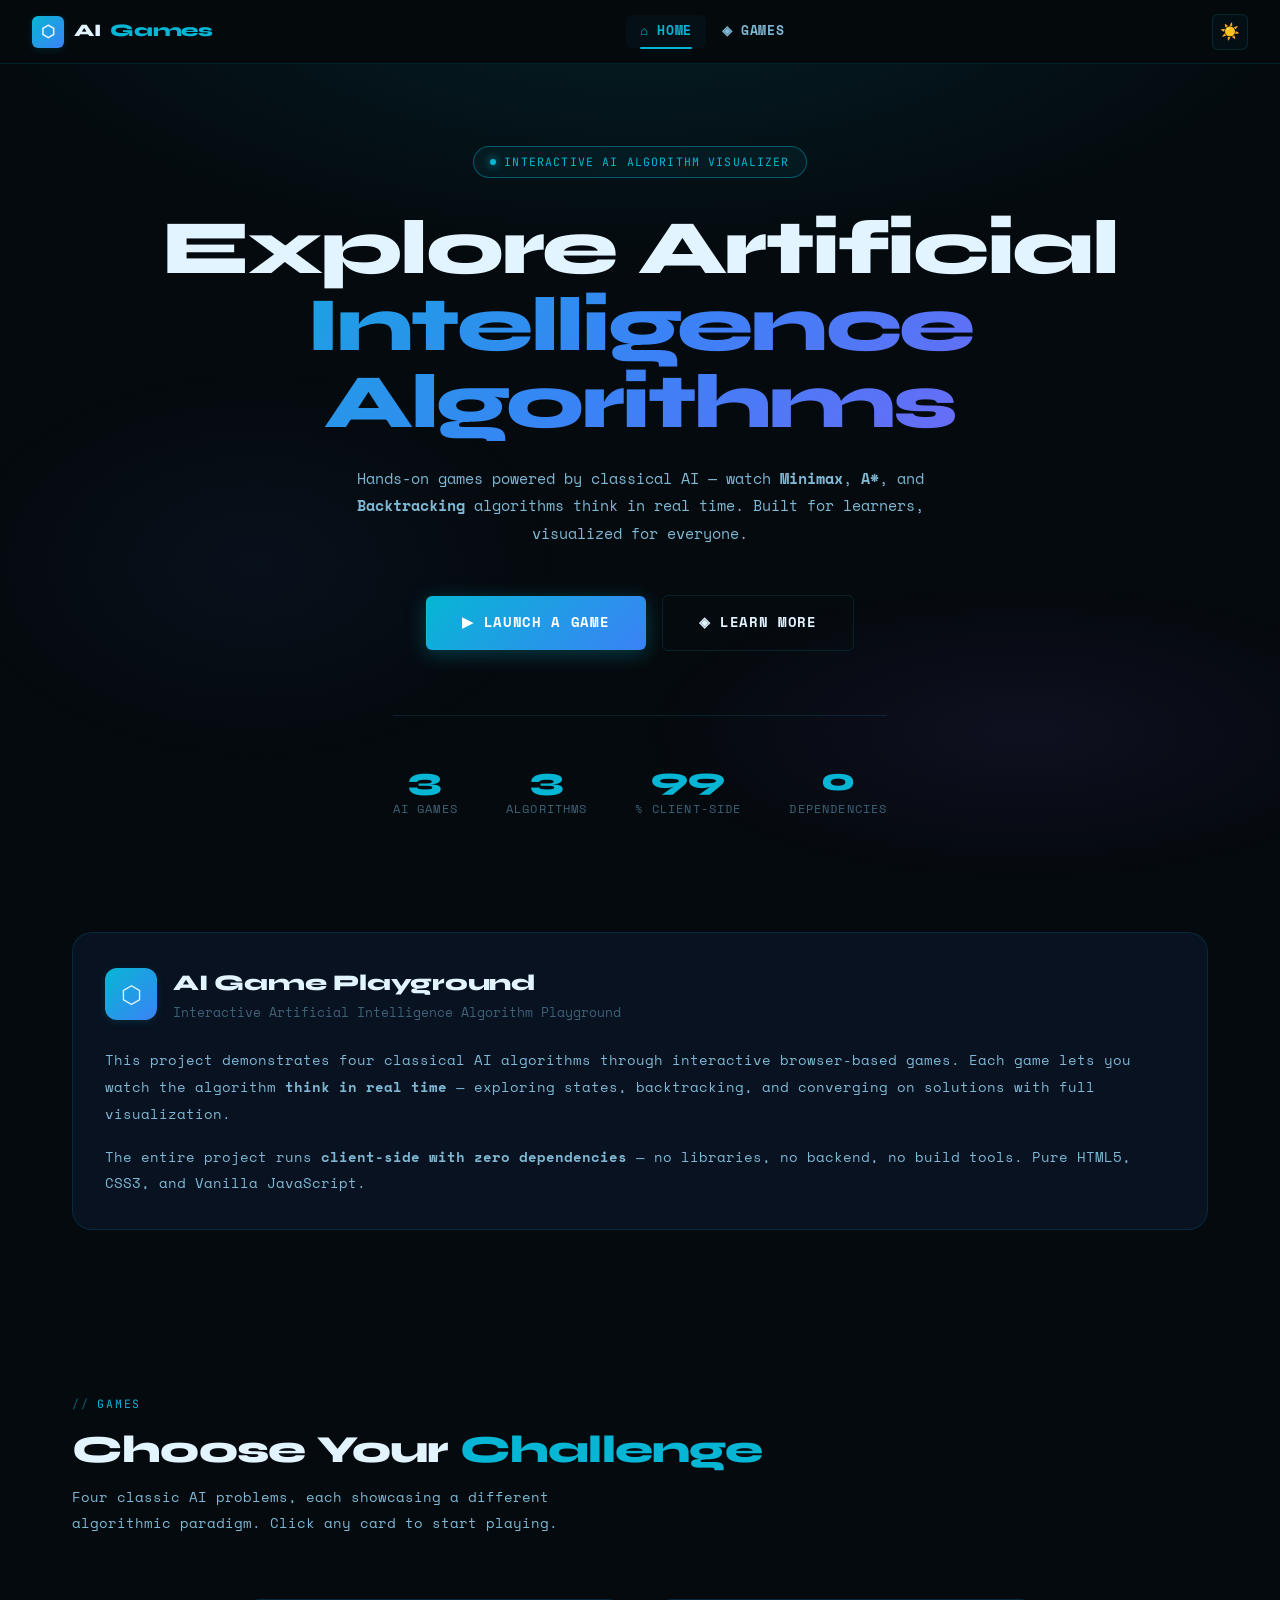
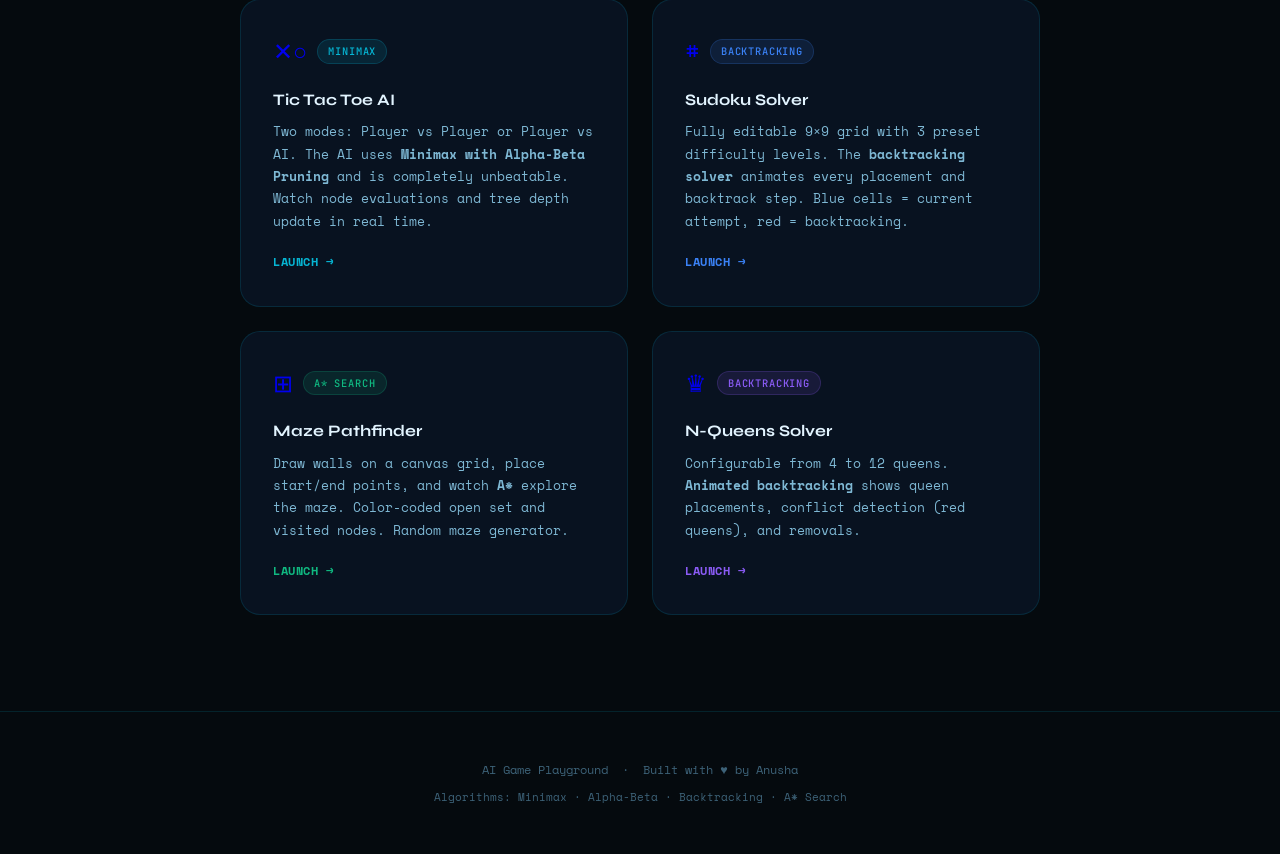
<file: index.html>
<!DOCTYPE html>
<html lang="en" data-theme="dark">

<head>
  <meta charset="UTF-8">
  <meta name="viewport" content="width=device-width, initial-scale=1.0">
  <title>AI Game Playground</title>
  <link rel="stylesheet" href="css/style.css">
  <link rel="stylesheet" href="css/animations.css">
</head>

<body>

  <!-- NAVIGATION -->
  <nav class="navbar" id="navbar">
    <a href="index.html" class="nav-logo">
      <div class="nav-logo-icon">⬡</div>
      AI<span>Games</span>
    </a>
    <ul class="nav-links">
      <li><a href="index.html" class="active">⌂ Home</a></li>
      <li><a href="#games">◈ Games</a></li>
    </ul>
    <div class="nav-actions">
      <button class="theme-toggle" title="Toggle theme">☀️</button>
    </div>
    <div class="hamburger"><span></span><span></span><span></span></div>
  </nav>

  <!-- MAIN CONTENT -->
  <main class="page-content">

    <!-- HERO -->
    <section class="hero">
      <div class="hero-bg"></div>
      <!-- Simplified Hero Background -->

      <div class="hero-badge">
        <span>Interactive AI Algorithm Visualizer</span>
      </div>

      <h1 class="hero-title">
        <span class="line1">Explore Artificial</span>
        <span class="line2">Intelligence Algorithms</span>
      </h1>

      <p class="hero-subtitle">
        Hands-on games powered by classical AI — watch <strong>Minimax</strong>,
        <strong>A*</strong>, and <strong>Backtracking</strong> algorithms think in real time.
        Built for learners, visualized for everyone.
      </p>

      <div class="hero-actions">
        <a href="#games" class="btn btn-primary btn-lg">
          ▶ Launch a Game
        </a>
        <a href="pages/about.html" class="btn btn-secondary btn-lg">
          ◈ Learn More
        </a>
      </div>

      <div class="hero-stats">
        <div class="stat-item">
          <div class="stat-value" data-counter="4">0</div>
          <div class="stat-label">AI Games</div>
        </div>
        <div class="stat-item">
          <div class="stat-value" data-counter="4">0</div>
          <div class="stat-label">Algorithms</div>
        </div>
        <div class="stat-item">
          <div class="stat-value" data-counter="100">0</div>
          <div class="stat-label">% Client-Side</div>
        </div>
        <div class="stat-item">
          <div class="stat-value" data-counter="0">0</div>
          <div class="stat-label">Dependencies</div>
        </div>
      </div>
    </section>

    <!-- INTRO CARD (Merged from About) -->
    <section class="section" style="padding-bottom: 2rem; padding-top: 2rem;">
      <div class="about-card" style="margin-bottom: 2rem;" data-animate>
        <div style="display: flex; align-items: center; gap: 1rem; margin-bottom: 1.5rem;">
          <div
            style="width: 52px; height: 52px; background: linear-gradient(135deg, var(--accent-cyan), var(--accent-blue)); border-radius: var(--radius-md); display: flex; align-items: center; justify-content: center; font-size: 1.5rem; flex-shrink: 0; box-shadow: var(--glow-cyan);">
            ⬡</div>
          <div>
            <h2
              style="font-family: var(--font-display); font-size: 1.4rem; font-weight: 800; letter-spacing: -0.01em; color: var(--text-primary);">
              AI Game Playground</h2>
            <p style="font-size: 0.8rem; color: var(--text-muted); margin-top: 2px;">Interactive Artificial Intelligence
              Algorithm Playground</p>
          </div>
        </div>
        <p style="font-size: 0.88rem; color: var(--text-secondary); line-height: 1.9; margin-bottom: 1rem;">
          This project demonstrates four classical AI algorithms through interactive browser-based games.
          Each game lets you watch the algorithm <strong>think in real time</strong> — exploring states,
          backtracking, and converging on solutions with full visualization.
        </p>
        <p style="font-size: 0.88rem; color: var(--text-secondary); line-height: 1.9;">
          The entire project runs <strong>client-side with zero dependencies</strong> — no libraries, no backend,
          no build tools. Pure HTML5, CSS3, and Vanilla JavaScript.
        </p>
      </div>
    </section>

    <!-- GAMES SECTION -->
    <section class="section" id="games">
      <div class="section-header">
        <div class="section-tag">Games</div>
        <h2 class="section-title">Choose Your <span>Challenge</span></h2>
        <p class="section-desc">Four classic AI problems, each showcasing a different algorithmic paradigm. Click any
          card to start playing.</p>
      </div>

      <div class="about-grid"
        style="display: grid; grid-template-columns: repeat(auto-fit, minmax(320px, 1fr)); gap: 1.5rem; max-width: 800px; margin: 0 auto;">

        <!-- TIC TAC TOE -->
        <a href="game.html#tictactoe" class="about-card" style="text-decoration: none; display: block;" data-animate>
          <div style="display: flex; align-items: center; gap: 10px; margin-bottom: 1rem;">
            <span style="font-size: 1.5rem;">✕○</span>
            <span class="badge badge-cyan">Minimax</span>
          </div>
          <h3
            style="font-family: var(--font-display); font-weight: 700; font-size: 1rem; margin-bottom: 0.5rem; color: var(--text-primary);">
            Tic Tac Toe AI</h3>
          <p style="font-size: 0.82rem; color: var(--text-secondary); line-height: 1.7; margin-bottom: 1rem;">
            Two modes: Player vs Player or Player vs AI.
            The AI uses <strong>Minimax with Alpha-Beta Pruning</strong> and is completely unbeatable.
            Watch node evaluations and tree depth update in real time.
          </p>
          <span class="card-launch"
            style="font-size: 0.72rem; color: var(--accent-cyan); font-weight: 700; text-transform: uppercase;">Launch
            →</span>
        </a>

        <!-- SUDOKU -->
        <a href="game.html#sudoku" class="about-card" style="text-decoration: none; display: block;" data-animate>
          <div style="display: flex; align-items: center; gap: 10px; margin-bottom: 1rem;">
            <span style="font-size: 1.5rem;">#</span>
            <span class="badge badge-blue">Backtracking</span>
          </div>
          <h3
            style="font-family: var(--font-display); font-weight: 700; font-size: 1rem; margin-bottom: 0.5rem; color: var(--text-primary);">
            Sudoku Solver</h3>
          <p style="font-size: 0.82rem; color: var(--text-secondary); line-height: 1.7; margin-bottom: 1rem;">
            Fully editable 9×9 grid with 3 preset difficulty levels.
            The <strong>backtracking solver</strong> animates every placement and backtrack step.
            Blue cells = current attempt, red = backtracking.
          </p>
          <span class="card-launch"
            style="font-size: 0.72rem; color: var(--accent-blue); font-weight: 700; text-transform: uppercase;">Launch
            →</span>
        </a>

        <!-- MAZE -->
        <a href="game.html#maze" class="about-card" style="text-decoration: none; display: block;" data-animate>
          <div style="display: flex; align-items: center; gap: 10px; margin-bottom: 1rem;">
            <span style="font-size: 1.5rem;">⊞</span>
            <span class="badge badge-green">A* Search</span>
          </div>
          <h3
            style="font-family: var(--font-display); font-weight: 700; font-size: 1rem; margin-bottom: 0.5rem; color: var(--text-primary);">
            Maze Pathfinder</h3>
          <p style="font-size: 0.82rem; color: var(--text-secondary); line-height: 1.7; margin-bottom: 1rem;">
            Draw walls on a canvas grid, place start/end points, and watch <strong>A*</strong> explore
            the maze. Color-coded open set and visited nodes. Random maze generator.
          </p>
          <span class="card-launch"
            style="font-size: 0.72rem; color: var(--accent-green); font-weight: 700; text-transform: uppercase;">Launch
            →</span>
        </a>

        <!-- N-QUEENS -->
        <a href="game.html#nqueens" class="about-card" style="text-decoration: none; display: block;" data-animate>
          <div style="display: flex; align-items: center; gap: 10px; margin-bottom: 1rem;">
            <span style="font-size: 1.5rem;">♛</span>
            <span class="badge badge-purple">Backtracking</span>
          </div>
          <h3
            style="font-family: var(--font-display); font-weight: 700; font-size: 1rem; margin-bottom: 0.5rem; color: var(--text-primary);">
            N-Queens Solver</h3>
          <p style="font-size: 0.82rem; color: var(--text-secondary); line-height: 1.7; margin-bottom: 1rem;">
            Configurable from 4 to 12 queens. <strong>Animated backtracking</strong> shows queen
            placements, conflict detection (red queens), and removals.
          </p>
          <span class="card-launch"
            style="font-size: 0.72rem; color: var(--accent-purple); font-weight: 700; text-transform: uppercase;">Launch
            →</span>
        </a>

      </div>
    </section>



  </main>

  <!-- FOOTER -->
  <footer>
    <p>AI Game Playground &nbsp;·&nbsp; Built with ♥ by Anusha</p>
    <p style="margin-top:0.5rem; font-size:0.7rem; color:var(--text-muted);">
      Algorithms: Minimax · Alpha-Beta · Backtracking · A* Search
    </p>
  </footer>

  <script src="js/main.js"></script>
</body>

</html>
</file>
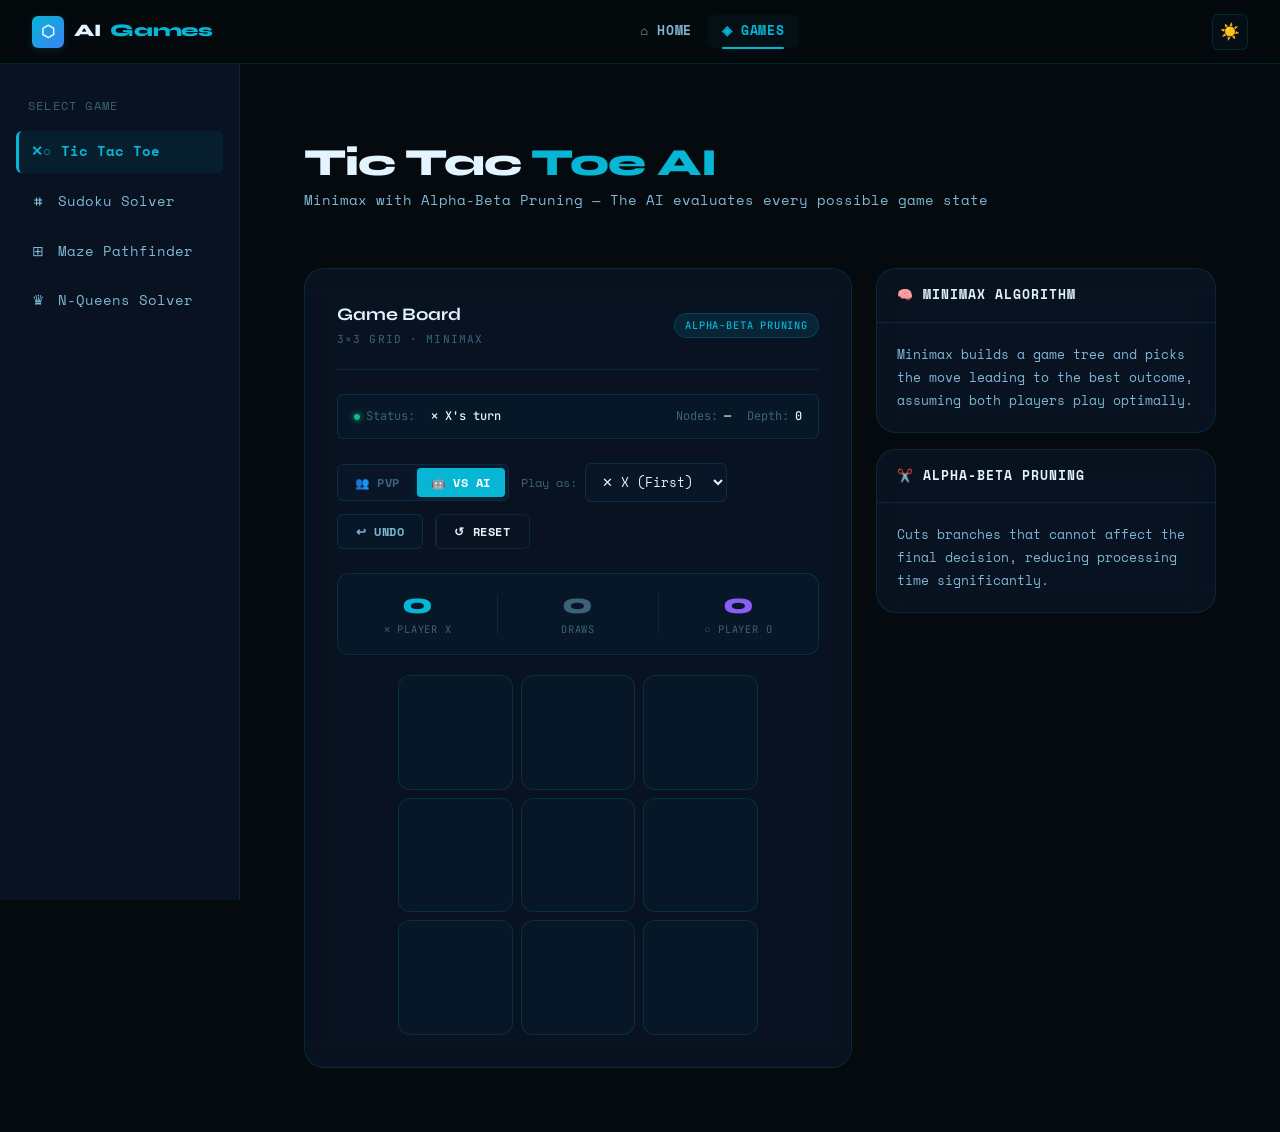
<file: game.html>
<!DOCTYPE html>
<html lang="en" data-theme="dark">
<head>
  <meta charset="UTF-8">
  <meta name="viewport" content="width=device-width, initial-scale=1.0">
  <title>Games — AI Game Playground</title>
  <link rel="stylesheet" href="css/style.css">
</head>
<body>

<!-- NAV -->
<nav class="navbar" id="navbar">
  <a href="index.html" class="nav-logo">
    <div class="nav-logo-icon">⬡</div>
    AI<span>Games</span>
  </a>
  <ul class="nav-links">
    <li><a href="index.html">⌂ Home</a></li>
    <li><a href="game.html" class="active">◈ Games</a></li>
  </ul>
  <div class="nav-actions">
    <button class="theme-toggle" title="Toggle theme">☀️</button>
  </div>
</nav>

<main class="page-content" style="padding-top: 64px; display: flex; min-height: 100vh;">

  <!-- SIDEBAR NAVIGATION -->
  <aside class="game-sidebar" style="width: 240px; border-right: 1px solid var(--border-color); background: var(--bg-card); padding: 2rem 1rem; display: flex; flex-direction: column; gap: 0.5rem; position: fixed; top: 64px; bottom: 0; z-index: 10;">
    <div style="font-size: 0.75rem; color: var(--text-muted); text-transform: uppercase; letter-spacing: 0.1em; padding-left: 0.75rem; margin-bottom: 0.5rem;">Select Game</div>
    
    <a href="#tictactoe" class="sidebar-link active" data-game="tictactoe">
      <span class="sidebar-icon">✕○</span> Tic Tac Toe
    </a>
    <a href="#sudoku" class="sidebar-link" data-game="sudoku">
      <span class="sidebar-icon">#</span> Sudoku Solver
    </a>
    <a href="#maze" class="sidebar-link" data-game="maze">
      <span class="sidebar-icon">⊞</span> Maze Pathfinder
    </a>
    <a href="#nqueens" class="sidebar-link" data-game="nqueens">
      <span class="sidebar-icon">♛</span> N-Queens Solver
    </a>
  </aside>

  <!-- MAIN GAME AREA -->
  <div class="game-workspace" style="flex: 1; margin-left: 240px; padding: 2rem; width: calc(100% - 240px);">

    <!-- ============================================
         TIC TAC TOE VIEW
         ============================================ -->
    <div id="view-tictactoe" class="game-view active">
      <div class="page-header">
        <h1 class="page-title">Tic Tac <span>Toe AI</span></h1>
        <p class="page-tagline">Minimax with Alpha-Beta Pruning — The AI evaluates every possible game state</p>
      </div>

      <div class="game-layout">
        <div class="game-panel">
          <div class="game-panel-header">
            <div class="game-panel-title">Game Board <span>3×3 grid · Minimax</span></div>
            <span class="badge badge-cyan">Alpha-Beta Pruning</span>
          </div>

          <div class="status-bar">
            <div class="status-item"><div class="status-dot active"></div> Status:</div>
            <span class="status-value" id="ttt-status">✕ X's turn</span>
            <div style="margin-left:auto;display:flex;gap:1rem;">
              <div class="status-item">Nodes: <span class="status-value" id="nodes-eval">—</span></div>
              <div class="status-item">Depth: <span class="status-value" id="tree-depth">0</span></div>
            </div>
          </div>

          <div class="controls-row">
            <div class="mode-selector">
              <button class="mode-btn" id="mode-pvp" data-mode="pvp">👥 PvP</button>
              <button class="mode-btn active" id="mode-pvai" data-mode="pvai">🤖 vs AI</button>
            </div>
            <div id="ai-settings" style="display:flex;align-items:center;gap:0.5rem;">
              <span style="font-size:0.75rem;color:var(--text-muted);">Play as:</span>
              <select id="play-as">
                <option value="X">✕ X (First)</option>
                <option value="O">○ O (Second)</option>
              </select>
            </div>
            <button class="btn btn-ghost btn-sm" id="btn-undo">↩ Undo</button>
            <button class="btn btn-secondary btn-sm" id="btn-reset">↺ Reset</button>
          </div>

          <div class="score-display">
            <div class="score-item"><div class="score-num" id="score-x" style="color:var(--accent-cyan)">0</div><div class="score-label">✕ Player X</div></div>
            <div class="score-sep"></div>
            <div class="score-item"><div class="score-num" id="score-draw" style="color:var(--text-muted)">0</div><div class="score-label">Draws</div></div>
            <div class="score-sep"></div>
            <div class="score-item"><div class="score-num" id="score-o" style="color:var(--accent-purple)">0</div><div class="score-label">○ Player O</div></div>
          </div>

          <div class="board-wrap">
            <div id="ttt-board" class="ttt-board"></div>
            <div class="thinking-overlay" id="thinking-overlay">
              <div class="thinking-spinner"></div>
              <div class="thinking-text">AI thinking</div>
            </div>
          </div>
        </div>

        <div class="side-panel">
          <div class="info-card">
            <div class="info-card-header"><div class="info-card-title">🧠 Minimax Algorithm</div></div>
            <div class="info-card-body"><p>Minimax builds a game tree and picks the move leading to the best outcome, assuming both players play optimally.</p></div>
          </div>
          <div class="info-card">
            <div class="info-card-header"><div class="info-card-title">✂️ Alpha-Beta Pruning</div></div>
            <div class="info-card-body"><p>Cuts branches that cannot affect the final decision, reducing processing time significantly.</p></div>
          </div>
        </div>
      </div>
    </div>

    <!-- ============================================
         SUDOKU VIEW
         ============================================ -->
    <div id="view-sudoku" class="game-view">
      <div class="page-header">
        <h1 class="page-title">Sudoku <span>Solver</span></h1>
        <p class="page-tagline">Backtracking Algorithm — Systematic exploration of possibilities</p>
      </div>

      <div class="game-layout">
        <div class="game-panel">
          <div class="game-panel-header">
            <div class="game-panel-title">9×9 Grid <span>Fill inputs and solve</span></div>
            <span class="badge badge-blue">Constraint Satisfaction</span>
          </div>

          <div class="status-bar">
            <div class="status-item"><div class="status-dot active"></div> Status:</div>
            <span class="status-value" id="sudoku-status">Ready</span>
          </div>

          <div class="controls-row" style="flex-wrap:wrap;gap:0.5rem;">
            <button class="btn btn-primary btn-sm" id="btn-solve">▶ Solve</button>
            <button class="btn btn-warning btn-sm" id="btn-stop">⏹ Stop</button>
            <button class="btn btn-success btn-sm" id="btn-sample">🎲 Next Sample</button>
            <button class="btn btn-secondary btn-sm" id="btn-clear">✕ Clear</button>
            <div class="speed-control">
              <label>Speed:</label>
              <input type="range" id="speed-slider" min="10" max="1000" value="900" style="width:80px;">
              <span id="speed-label" style="font-size:0.7rem;color:var(--text-muted);">Normal</span>
            </div>
          </div>

          <div id="sudoku-grid" class="sudoku-grid"></div>

          <div class="sudoku-stats">
            <div class="stat-box"><div class="val" id="sudoku-steps">0</div><div class="lbl">Steps</div></div>
            <div class="stat-box"><div class="val" id="sudoku-backtracks">0</div><div class="lbl">Backtracks</div></div>
            <div class="stat-box">
              <div class="val" id="sudoku-filled">0/81</div>
              <div class="lbl">Filled</div>
              <div style="height:4px;background:var(--border-color);border-radius:2px;margin-top:4px;overflow:hidden;">
                <div id="fill-progress" style="height:100%;background:var(--accent-cyan);width:0%;transition:width 0.3s;"></div>
              </div>
            </div>
          </div>
        </div>

        <div class="side-panel">
          <div class="info-card">
            <div class="info-card-header"><div class="info-card-title">📋 Activity Log</div></div>
            <div class="info-card-body" style="max-height: 220px; overflow-y: auto; font-family: var(--font-code); font-size: 0.72rem; padding: 0.75rem;" id="sudoku-log">
              <div style="color: var(--text-muted);">Status: Ready designed.</div>
            </div>
          </div>
          <div class="info-card">
            <div class="info-card-header"><div class="info-card-title">↩️ Backtracking</div></div>
            <div class="info-card-body"><p>Explores numbers 1-9. If a contradiction is found, it "backtracks" and tries the next number.</p></div>
          </div>
          <div class="info-card">
            <div class="info-card-header"><div class="info-card-title">🧩 Constraint Satisfaction</div></div>
            <div class="info-card-body">
              <p>Sudoku is modeled as a CSP with:</p>
              <ul style="padding-left:1rem; font-size:0.78rem; color:var(--text-secondary); line-height:1.6; margin-top:0.4rem; display:flex; flex-direction:column; gap:4px;">
                <li><strong>Variables (X)</strong>: 81 empty grid cells.</li>
                <li><strong>Domains (D)</strong>: Numbers {1,2,..,9} for each.</li>
                <li><strong>Constraints (C)</strong>: All numbers in any Row, Column, or 3×3 Box must be unique.</li>
              </ul>
            </div>
          </div>
        </div>
      </div>
    </div>

    <!-- ============================================
         MAZE VIEW
         ============================================ -->
    <div id="view-maze" class="game-view">
      <div class="page-header">
        <h1 class="page-title">Maze <span>Pathfinder</span></h1>
        <p class="page-tagline">A* Search Algorithm — Optimal pathfinding with Manhattan distance heuristic</p>
      </div>

      <div class="game-layout">
        <div class="game-panel">
          <div class="game-panel-header">
            <div class="game-panel-title">Maze Canvas <span>Interactive grid</span></div>
            <span class="badge badge-green">Manhattan Heuristic</span>
          </div>

          <div class="status-bar">
            <div class="status-item"><div class="status-dot active"></div> Status:</div>
            <span class="status-value" id="maze-status-text">Draw walls and solve</span>
          </div>

          <div class="controls-row" style="gap:0.5rem;margin-bottom:0.75rem;">
            <button class="tool-btn active" id="tool-wall">🧱 Wall</button>
            <button class="tool-btn" id="tool-erase">🧹 Erase</button>
            <button class="tool-btn" id="tool-start">🟢 Start</button>
            <button class="tool-btn" id="tool-end">🟡 End</button>
          </div>

          <div class="controls-row" style="flex-wrap:wrap;gap:0.5rem;">
            <button class="btn btn-primary btn-sm" id="btn-solve-maze">▶ Solve</button>
            <button class="btn btn-warning btn-sm" id="btn-stop-maze">⏹ Stop</button>
            <button class="btn btn-success btn-sm" id="btn-gen-maze">⬡ Generate</button>
            <button class="btn btn-ghost btn-sm" id="btn-clear-maze">↺ Clear Path</button>
            <button class="btn btn-secondary btn-sm" id="btn-reset-maze">✕ Reset</button>
            <input type="range" id="maze-speed" min="10" max="200" value="100" style="width:70px;">
            <select id="maze-size" style="font-size:0.75rem;padding:4px 8px;">
              <option value="small">Small</option>
              <option value="medium" selected>Medium</option>
              <option value="large">Large</option>
            </select>
          </div>

          <!-- CANVAS WRAPPER (Restored form maze.html for correct sizing) -->
          <div style="overflow-x:auto; margin-top:1rem; width:100%; display:flex; justify-content:center;">
            <canvas id="maze-canvas"></canvas>
          </div>

          <div class="sudoku-stats">
            <div class="stat-box"><div class="val" id="maze-visited">0</div><div class="lbl">Visited</div></div>
            <div class="stat-box"><div class="val" id="maze-pathlen">—</div><div class="lbl">Path</div></div>
            <div class="stat-box"><div class="val" id="maze-time">—</div><div class="lbl">Time</div></div>
          </div>
        </div><!-- game-panel -->

        <div class="side-panel">
          <div class="info-card">
            <div class="info-card-header"><div class="info-card-title">📋 Activity Log</div></div>
            <div class="info-card-body" style="max-height: 220px; overflow-y: auto; font-family: var(--font-code); font-size: 0.72rem; padding: 0.75rem;" id="maze-log">
              <div style="color: var(--text-muted);">Status: Draw walls or generate.</div>
            </div>
          </div>
          <div class="info-card">
            <div class="info-card-header"><div class="info-card-title">⭐ A* Search</div></div>
            <div class="info-card-body"><p>Combines actual cost from start with a heuristic estimate (Manhattan distance) to find the shortest path efficiently.</p></div>
          </div>
        </div>

      </div><!-- game-layout -->
    </div>

    <!-- ============================================
         N-QUEENS VIEW
         ============================================ -->
    <div id="view-nqueens" class="game-view">
      <div class="page-header">
        <h1 class="page-title">N-Queens <span>Solver</span></h1>
        <p class="page-tagline">Constraint Checking Backtracking</p>
      </div>

      <div class="game-layout">
        <div class="game-panel">
          <div class="game-panel-header">
            <div class="game-panel-title">Chessboard</div>
            <span class="badge badge-purple">Backtracking</span>
          </div>

          <div class="status-bar">
            <div class="status-item"><div class="status-dot active"></div> Status:</div>
            <span class="status-value" id="queens-status">Ready</span>
          </div>

          <div class="controls-row" style="flex-wrap:wrap;gap:0.5rem;">
            <select id="board-size">
              <option value="4">4 Queens</option>
              <option value="6">6 Queens</option>
              <option value="8" selected>8 Queens</option>
            </select>
            <button class="btn btn-primary btn-sm" id="btn-solve-queens">▶ Solve</button>
            <button class="btn btn-warning btn-sm" id="btn-stop-queens">⏹ Stop</button>
            <button class="btn btn-success btn-sm" id="btn-all-solutions">◈ All Solutions</button>
            <button class="btn btn-secondary btn-sm" id="btn-reset-queens">✕ Reset</button>
            <input type="range" id="queens-speed" min="10" max="500" value="250" style="width:70px;">
          </div>

          <div id="queens-board" class="queens-board" style="margin-top:1rem;"></div>

          <!-- SOLUTION NAVIGATION -->
          <div class="solution-nav-wrap" style="display:flex; justify-content:center; margin-top:1rem;">
            <div id="solution-nav" style="display:none; align-items:center; gap:0.5rem;">
              <button class="btn btn-ghost btn-sm" id="btn-prev-sol">← Prev</button>
              <span style="font-family:var(--font-code);font-size:0.8rem;color:var(--text-secondary);" id="sol-index">1 / 1</span>
              <button class="btn btn-ghost btn-sm" id="btn-next-sol">Next →</button>
            </div>
          </div>

          <div class="sudoku-stats">
            <div class="stat-box"><div class="val" id="queens-steps">0</div><div class="lbl">Steps</div></div>
            <div class="stat-box"><div class="val" id="queens-backtracks">0</div><div class="lbl">Backtracks</div></div>
            <div class="stat-box"><div class="val" id="solutions-count">—</div><div class="lbl">Solutions</div></div>
          </div>
        </div><!-- game-panel -->

        <div class="side-panel">
          <div class="info-card">
            <div class="info-card-header"><div class="info-card-title">📋 Activity Log</div></div>
            <div class="info-card-body" style="max-height: 220px; overflow-y: auto; font-family: var(--font-code); font-size: 0.72rem; padding: 0.75rem;" id="queens-log">
              <div style="color: var(--text-muted);">Status: Ready.</div>
            </div>
          </div>
          <div class="info-card">
            <div class="info-card-header"><div class="info-card-title">↩️ Backtracking</div></div>
            <div class="info-card-body"><p>Tests queens row by row. If there is a conflict, it reverses (backtracks) and tests another position.</p></div>
          </div>
        </div>

      </div><!-- game-layout -->
    </div>

  </div>

</main>

<script src="js/main.js"></script>
<script src="js/tictactoe.js"></script>
<script src="js/sudoku.js"></script>
<script src="js/maze.js"></script>
<script src="js/nqueens.js"></script>

<!-- SIDEBAR LINK LOGIC -->
<script>
document.addEventListener('DOMContentLoaded', () => {
  const links = document.querySelectorAll('.sidebar-link');
  const views = document.querySelectorAll('.game-view');

  function showGame(gameId) {
    views.forEach(v => v.classList.remove('active'));
    links.forEach(l => l.classList.remove('active'));

    const view = document.getElementById(`view-${gameId}`);
    const link = document.querySelector(`.sidebar-link[data-game="${gameId}"]`);

    if (view && link) {
      view.classList.add('active');
      link.classList.add('active');

      // Reset all games when switching tabs to clear previous states
      if (typeof TicTacToe !== 'undefined' && TicTacToe.reset) TicTacToe.reset();
      if (typeof Sudoku !== 'undefined' && Sudoku.reset) Sudoku.reset();
      if (typeof Maze !== 'undefined' && Maze.reset) Maze.reset();
      if (typeof NQueens !== 'undefined' && NQueens.reset) NQueens.reset();
      
      // Clear logs into default placeholders too
      ['sudoku', 'maze', 'queens'].forEach(id => {
        const log = document.getElementById(`${id}-log`);
        if (log) log.innerHTML = `<div style="color: var(--text-muted);">Status: Ready.</div>`;
      });

      // Delay resize slightly so display:block propagates dimensions
      setTimeout(() => {
        window.dispatchEvent(new Event('resize'));
      }, 50);
    }
  }

  links.forEach(link => {
    link.addEventListener('click', (e) => {
      e.preventDefault();
      const game = link.dataset.game;
      showGame(game);
      window.location.hash = game;
    });
  });

  // Handle Initial Hash
  const hash = window.location.hash.substring(1);
  if (hash) {
    showGame(hash);
  } else {
    showGame('tictactoe'); // default
  }
});
</script>

<style>
.game-view { display: none; }
.game-view.active { display: block; }
.sidebar-link {
  display: flex;
  align-items: center;
  gap: 10px;
  padding: 10px 12px;
  border-radius: var(--radius-sm);
  color: var(--text-secondary);
  text-decoration: none;
  font-size: 0.85rem;
  font-weight: 500;
  transition: all 0.2s ease;
}
.sidebar-link:hover {
  background: var(--bg-glass);
  color: var(--text-primary);
}
.sidebar-link.active {
  background: rgba(6, 182, 212, 0.08);
  color: var(--accent-cyan);
  font-weight: 600;
  border-left: 3px solid var(--accent-cyan);
}
.sidebar-icon {
  width: 20px;
  text-align: center;
  font-family: var(--font-display);
}
</style>

</body>
</html>
</file>
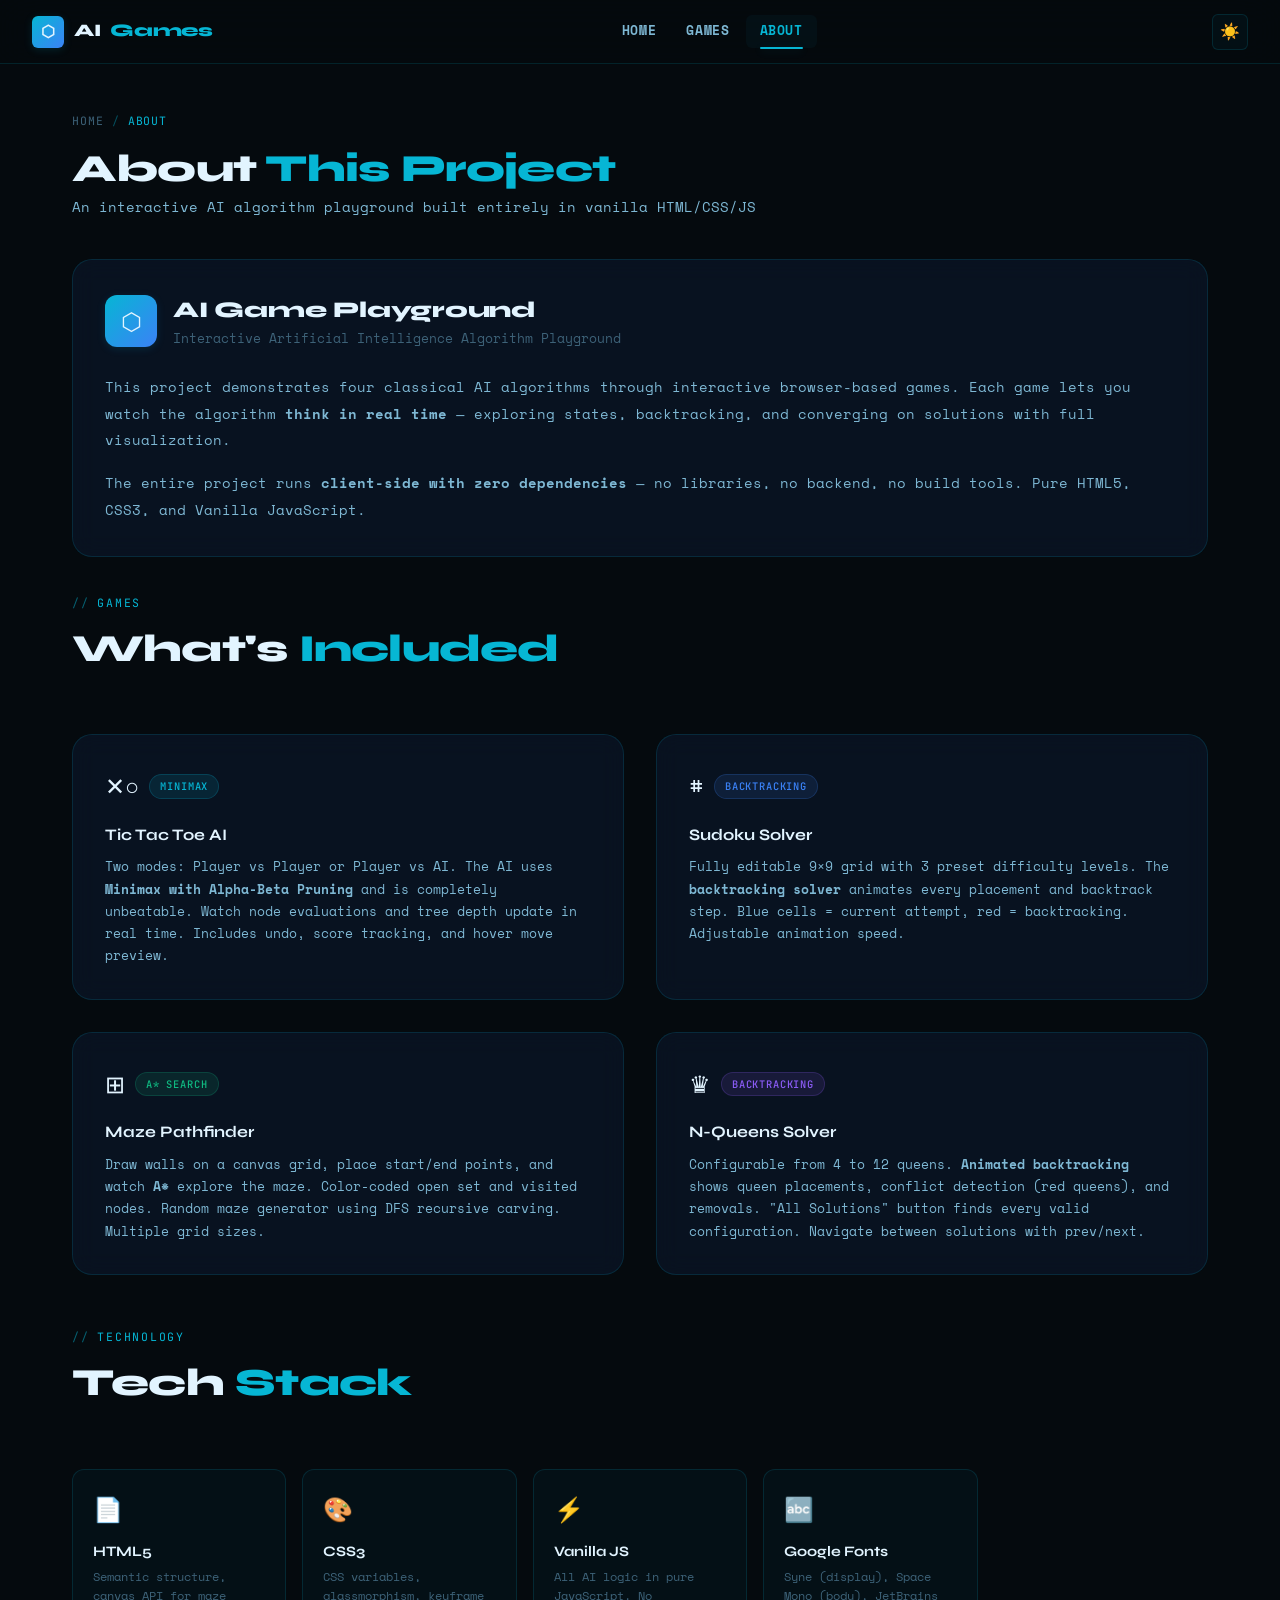
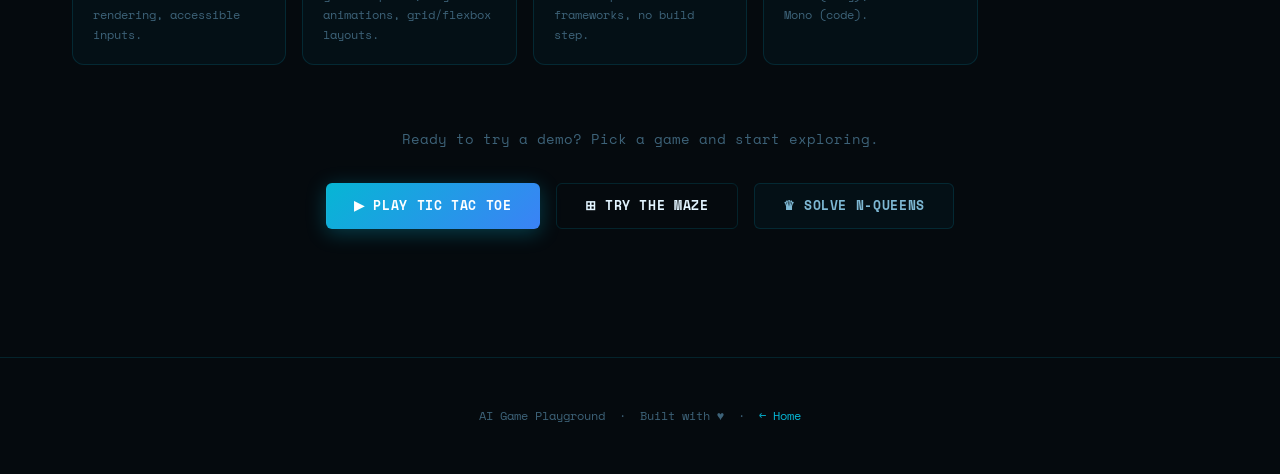
<file: pages/about.html>
<!DOCTYPE html>
<html lang="en" data-theme="dark">
<head>
  <meta charset="UTF-8">
  <meta name="viewport" content="width=device-width, initial-scale=1.0">
  <title>About — AI Game Playground</title>
  <link rel="stylesheet" href="../css/style.css">
</head>
<body>

<!-- NAV -->
<nav class="navbar" id="navbar">
  <a href="../index.html" class="nav-logo">
    <div class="nav-logo-icon">⬡</div>
    AI<span>Games</span>
  </a>
  <ul class="nav-links">
    <li><a href="../index.html">Home</a></li>
    <li><a href="../index.html#games">Games</a></li>
    <li><a href="../index.html#about" class="active">About</a></li>
  </ul>
  <div class="nav-actions">
    <button class="theme-toggle">☀️</button>
  </div>
</nav>

<main class="page-content">

  <div class="page-header">
    <div class="breadcrumb">
      <a href="../index.html">Home</a>
      <span class="sep">/</span>
      <span class="current">About</span>
    </div>
    <h1 class="page-title">About <span>This Project</span></h1>
    <p class="page-tagline">An interactive AI algorithm playground built entirely in vanilla HTML/CSS/JS</p>
  </div>

  <div class="section" style="padding-top:1rem;">

    <!-- INTRO CARD -->
    <div class="about-card" style="margin-bottom:2rem;" data-animate>
      <div style="display:flex;align-items:center;gap:1rem;margin-bottom:1.5rem;">
        <div style="width:52px;height:52px;background:linear-gradient(135deg,var(--accent-cyan),var(--accent-blue));border-radius:var(--radius-md);display:flex;align-items:center;justify-content:center;font-size:1.5rem;flex-shrink:0;box-shadow:var(--glow-cyan);">⬡</div>
        <div>
          <h2 style="font-family:var(--font-display);font-size:1.4rem;font-weight:800;letter-spacing:-0.01em;color:var(--text-primary);">AI Game Playground</h2>
          <p style="font-size:0.8rem;color:var(--text-muted);margin-top:2px;">Interactive Artificial Intelligence Algorithm Playground</p>
        </div>
      </div>
      <p style="font-size:0.88rem;color:var(--text-secondary);line-height:1.9;margin-bottom:1rem;">
        This project demonstrates four classical AI algorithms through interactive browser-based games.
        Each game lets you watch the algorithm <strong>think in real time</strong> — exploring states,
        backtracking, and converging on solutions with full visualization.
      </p>
      <p style="font-size:0.88rem;color:var(--text-secondary);line-height:1.9;">
        The entire project runs <strong>client-side with zero dependencies</strong> — no libraries, no backend,
        no build tools. Pure HTML5, CSS3, and Vanilla JavaScript.
      </p>
    </div>

    <!-- GAMES GRID -->
    <div class="section-header">
      <div class="section-tag">Games</div>
      <h2 class="section-title">What's <span>Included</span></h2>
    </div>

    <div class="about-grid">

      <div class="about-card" data-animate>
        <div style="display:flex;align-items:center;gap:10px;margin-bottom:1rem;">
          <span style="font-size:1.5rem;">✕○</span>
          <span class="badge badge-cyan">Minimax</span>
        </div>
        <h3 style="font-family:var(--font-display);font-weight:700;font-size:1rem;margin-bottom:0.5rem;">Tic Tac Toe AI</h3>
        <p style="font-size:0.82rem;color:var(--text-secondary);line-height:1.7;">
          Two modes: Player vs Player or Player vs AI.
          The AI uses <strong>Minimax with Alpha-Beta Pruning</strong> and is completely unbeatable.
          Watch node evaluations and tree depth update in real time.
          Includes undo, score tracking, and hover move preview.
        </p>
      </div>

      <div class="about-card" data-animate>
        <div style="display:flex;align-items:center;gap:10px;margin-bottom:1rem;">
          <span style="font-size:1.5rem;">#</span>
          <span class="badge badge-blue">Backtracking</span>
        </div>
        <h3 style="font-family:var(--font-display);font-weight:700;font-size:1rem;margin-bottom:0.5rem;">Sudoku Solver</h3>
        <p style="font-size:0.82rem;color:var(--text-secondary);line-height:1.7;">
          Fully editable 9×9 grid with 3 preset difficulty levels.
          The <strong>backtracking solver</strong> animates every placement and backtrack step.
          Blue cells = current attempt, red = backtracking. Adjustable animation speed.
        </p>
      </div>

      <div class="about-card" data-animate>
        <div style="display:flex;align-items:center;gap:10px;margin-bottom:1rem;">
          <span style="font-size:1.5rem;">⊞</span>
          <span class="badge badge-green">A* Search</span>
        </div>
        <h3 style="font-family:var(--font-display);font-weight:700;font-size:1rem;margin-bottom:0.5rem;">Maze Pathfinder</h3>
        <p style="font-size:0.82rem;color:var(--text-secondary);line-height:1.7;">
          Draw walls on a canvas grid, place start/end points, and watch <strong>A*</strong> explore
          the maze. Color-coded open set and visited nodes. Random maze generator using
          DFS recursive carving. Multiple grid sizes.
        </p>
      </div>

      <div class="about-card" data-animate>
        <div style="display:flex;align-items:center;gap:10px;margin-bottom:1rem;">
          <span style="font-size:1.5rem;">♛</span>
          <span class="badge badge-purple">Backtracking</span>
        </div>
        <h3 style="font-family:var(--font-display);font-weight:700;font-size:1rem;margin-bottom:0.5rem;">N-Queens Solver</h3>
        <p style="font-size:0.82rem;color:var(--text-secondary);line-height:1.7;">
          Configurable from 4 to 12 queens. <strong>Animated backtracking</strong> shows queen
          placements, conflict detection (red queens), and removals.
          "All Solutions" button finds every valid configuration.
          Navigate between solutions with prev/next.
        </p>
      </div>

    </div>

    <!-- TECH STACK -->
    <div class="section-header" style="margin-top:3rem;">
      <div class="section-tag">Technology</div>
      <h2 class="section-title">Tech <span>Stack</span></h2>
    </div>

    <div class="algo-grid">
      <div class="algo-item" data-animate>
        <div class="algo-item-icon">📄</div>
        <div class="algo-item-name">HTML5</div>
        <div class="algo-item-desc">Semantic structure, canvas API for maze rendering, accessible inputs.</div>
      </div>
      <div class="algo-item" data-animate>
        <div class="algo-item-icon">🎨</div>
        <div class="algo-item-name">CSS3</div>
        <div class="algo-item-desc">CSS variables, glassmorphism, keyframe animations, grid/flexbox layouts.</div>
      </div>
      <div class="algo-item" data-animate>
        <div class="algo-item-icon">⚡</div>
        <div class="algo-item-name">Vanilla JS</div>
        <div class="algo-item-desc">All AI logic in pure JavaScript. No frameworks, no build step.</div>
      </div>
      <div class="algo-item" data-animate>
        <div class="algo-item-icon">🔤</div>
        <div class="algo-item-name">Google Fonts</div>
        <div class="algo-item-desc">Syne (display), Space Mono (body), JetBrains Mono (code).</div>
      </div>
    </div>

    <!-- CTA -->
    <div style="text-align:center;padding:4rem 0 2rem;">
      <p style="font-size:0.85rem;color:var(--text-muted);margin-bottom:2rem;">Ready to try a demo? Pick a game and start exploring.</p>
      <div style="display:flex;gap:1rem;justify-content:center;flex-wrap:wrap;">
        <a href="tictactoe.html" class="btn btn-primary">▶ Play Tic Tac Toe</a>
        <a href="maze.html" class="btn btn-secondary">⊞ Try the Maze</a>
        <a href="nqueens.html" class="btn btn-ghost">♛ Solve N-Queens</a>
      </div>
    </div>

  </div>

</main>

<footer>
  <p>AI Game Playground &nbsp;·&nbsp; Built with ♥ &nbsp;·&nbsp; <a href="../index.html">← Home</a></p>
</footer>

<script src="../js/main.js"></script>
</body>
</html>
</file>
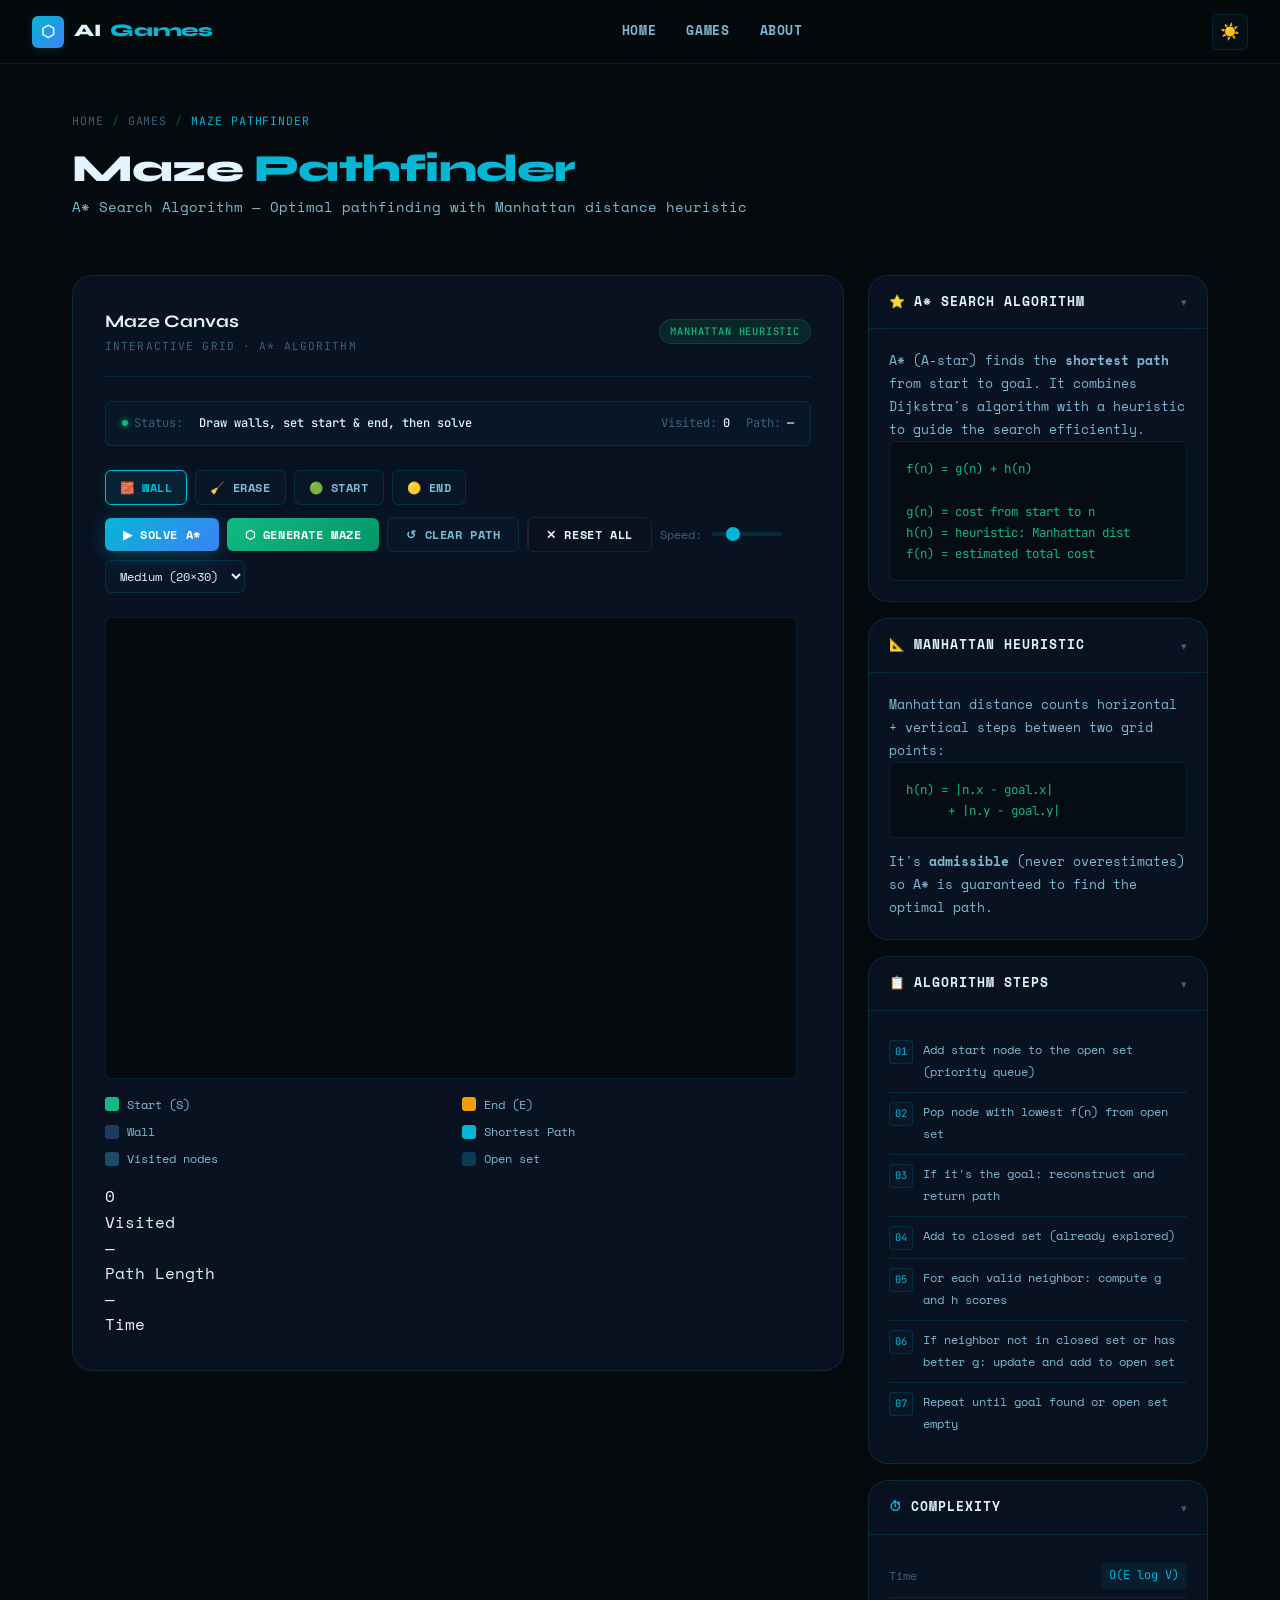
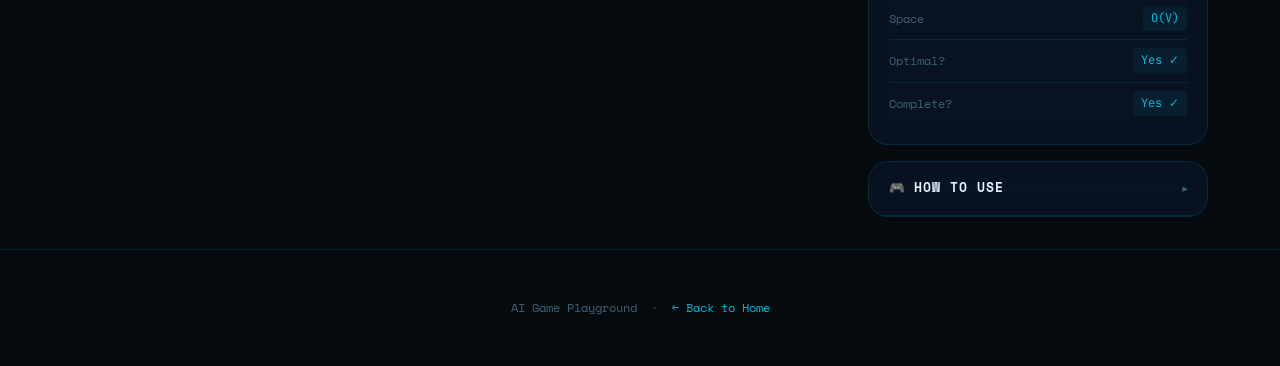
<file: pages/maze.html>
<!DOCTYPE html>
<html lang="en" data-theme="dark">
<head>
  <meta charset="UTF-8">
  <meta name="viewport" content="width=device-width, initial-scale=1.0">
  <title>Maze Pathfinder — AI Game Playground</title>
  <link rel="stylesheet" href="../css/style.css">
</head>
<body>

<!-- NAV -->
<nav class="navbar" id="navbar">
  <a href="../index.html" class="nav-logo">
    <div class="nav-logo-icon">⬡</div>
    AI<span>Games</span>
  </a>
  <ul class="nav-links">
    <li><a href="../index.html">Home</a></li>
    <li><a href="../index.html#games">Games</a></li>
    <li><a href="../index.html#about">About</a></li>
  </ul>
  <div class="nav-actions">
    <button class="theme-toggle">☀️</button>
  </div>
</nav>

<main class="page-content">

  <div class="page-header">
    <div class="breadcrumb">
      <a href="../index.html">Home</a>
      <span class="sep">/</span>
      <a href="../index.html#games">Games</a>
      <span class="sep">/</span>
      <span class="current">Maze Pathfinder</span>
    </div>
    <h1 class="page-title">Maze <span>Pathfinder</span></h1>
    <p class="page-tagline">A* Search Algorithm — Optimal pathfinding with Manhattan distance heuristic</p>
  </div>

  <div class="game-layout">

    <!-- MAIN PANEL -->
    <div class="game-panel fade-in-up">
      <div class="game-panel-header">
        <div class="game-panel-title">
          Maze Canvas
          <span>Interactive grid · A* algorithm</span>
        </div>
        <span class="badge badge-green">Manhattan Heuristic</span>
      </div>

      <!-- STATUS -->
      <div class="status-bar">
        <div class="status-item">
          <div class="status-dot active"></div>
          Status:
        </div>
        <span class="status-value" id="maze-status-text">Draw walls, set start & end, then solve</span>
        <div style="margin-left:auto;display:flex;gap:1rem;">
          <div class="status-item">Visited: <span class="status-value" id="maze-visited">0</span></div>
          <div class="status-item">Path: <span class="status-value" id="maze-pathlen">—</span></div>
        </div>
      </div>

      <!-- TOOL BUTTONS -->
      <div class="controls-row" style="flex-wrap:wrap;gap:0.5rem;margin-bottom:0.75rem;">
        <button class="tool-btn active" id="tool-wall">🧱 Wall</button>
        <button class="tool-btn" id="tool-erase">🧹 Erase</button>
        <button class="tool-btn" id="tool-start">🟢 Start</button>
        <button class="tool-btn" id="tool-end">🟡 End</button>
      </div>

      <!-- ACTION BUTTONS -->
      <div class="controls-row" style="flex-wrap:wrap;gap:0.5rem;">
        <button class="btn btn-primary btn-sm" id="btn-solve-maze">▶ Solve A*</button>
        <button class="btn btn-warning btn-sm" id="btn-stop-maze">⏹ Stop</button>
        <button class="btn btn-success btn-sm" id="btn-gen-maze">⬡ Generate Maze</button>
        <button class="btn btn-ghost btn-sm" id="btn-clear-maze">↺ Clear Path</button>
        <button class="btn btn-secondary btn-sm" id="btn-reset-maze">✕ Reset All</button>

        <div class="speed-control">
          <label>Speed:</label>
          <input type="range" id="maze-speed" min="10" max="200" value="60" style="width:70px;">
        </div>

        <select id="maze-size" style="font-size:0.75rem;padding:6px 10px;">
          <option value="small">Small (15×20)</option>
          <option value="medium" selected>Medium (20×30)</option>
          <option value="large">Large (25×40)</option>
        </select>
      </div>

      <!-- CANVAS -->
      <div style="overflow-x:auto;margin-top:0.5rem;">
        <canvas id="maze-canvas"></canvas>
      </div>

      <!-- LEGEND -->
      <div class="legend-grid" style="margin-top:1rem;">
        <div class="legend-item">
          <div class="legend-dot" style="background:#10b981;"></div>
          Start (S)
        </div>
        <div class="legend-item">
          <div class="legend-dot" style="background:#f59e0b;"></div>
          End (E)
        </div>
        <div class="legend-item">
          <div class="legend-dot" style="background:#1e3a5f;"></div>
          Wall
        </div>
        <div class="legend-item">
          <div class="legend-dot" style="background:#06b6d4;"></div>
          Shortest Path
        </div>
        <div class="legend-item">
          <div class="legend-dot" style="background:#1e4a6a;"></div>
          Visited nodes
        </div>
        <div class="legend-item">
          <div class="legend-dot" style="background:#0e3a55;"></div>
          Open set
        </div>
      </div>

      <!-- STATS ROW -->
      <div class="sudoku-stats" style="margin-top:1rem;">
        <div class="stat-box">
          <div class="val" id="maze-visited">0</div>
          <div class="lbl">Visited</div>
        </div>
        <div class="stat-box">
          <div class="val" id="maze-pathlen">—</div>
          <div class="lbl">Path Length</div>
        </div>
        <div class="stat-box">
          <div class="val" id="maze-time">—</div>
          <div class="lbl">Time</div>
        </div>
      </div>

    </div>

    <!-- SIDE PANEL -->
    <div class="side-panel">

      <div class="info-card">
        <div class="info-card-header">
          <div class="info-card-title"><span class="icon">⭐</span> A* Search Algorithm</div>
          <div class="info-card-toggle">▾</div>
        </div>
        <div class="info-card-body">
          <p>A* (A-star) finds the <strong>shortest path</strong> from start to goal. It combines Dijkstra's algorithm with a heuristic to guide the search efficiently.</p>
          <div class="code-block">f(n) = g(n) + h(n)

g(n) = cost from start to n
h(n) = heuristic: Manhattan dist
f(n) = estimated total cost</div>
        </div>
      </div>

      <div class="info-card">
        <div class="info-card-header">
          <div class="info-card-title"><span class="icon">📐</span> Manhattan Heuristic</div>
          <div class="info-card-toggle">▾</div>
        </div>
        <div class="info-card-body">
          <p>Manhattan distance counts horizontal + vertical steps between two grid points:</p>
          <div class="code-block">h(n) = |n.x - goal.x|
      + |n.y - goal.y|</div>
          <p style="margin-top:0.75rem;">It's <strong>admissible</strong> (never overestimates) so A* is guaranteed to find the optimal path.</p>
        </div>
      </div>

      <div class="info-card">
        <div class="info-card-header">
          <div class="info-card-title"><span class="icon">📋</span> Algorithm Steps</div>
          <div class="info-card-toggle">▾</div>
        </div>
        <div class="info-card-body">
          <ol class="algo-steps">
            <li>Add start node to the open set (priority queue)</li>
            <li>Pop node with lowest f(n) from open set</li>
            <li>If it's the goal: reconstruct and return path</li>
            <li>Add to closed set (already explored)</li>
            <li>For each valid neighbor: compute g and h scores</li>
            <li>If neighbor not in closed set or has better g: update and add to open set</li>
            <li>Repeat until goal found or open set empty</li>
          </ol>
        </div>
      </div>

      <div class="info-card">
        <div class="info-card-header">
          <div class="info-card-title"><span class="icon">⏱</span> Complexity</div>
          <div class="info-card-toggle">▾</div>
        </div>
        <div class="info-card-body">
          <div class="complexity-row">
            <span class="complexity-label">Time</span>
            <span class="complexity-value">O(E log V)</span>
          </div>
          <div class="complexity-row">
            <span class="complexity-label">Space</span>
            <span class="complexity-value">O(V)</span>
          </div>
          <div class="complexity-row">
            <span class="complexity-label">Optimal?</span>
            <span class="complexity-value">Yes ✓</span>
          </div>
          <div class="complexity-row">
            <span class="complexity-label">Complete?</span>
            <span class="complexity-value">Yes ✓</span>
          </div>
        </div>
      </div>

      <div class="info-card collapsed">
        <div class="info-card-header">
          <div class="info-card-title"><span class="icon">🎮</span> How to Use</div>
          <div class="info-card-toggle">▾</div>
        </div>
        <div class="info-card-body">
          <p><strong>Draw walls</strong> by clicking/dragging on the grid. <strong>Generate Maze</strong> creates a random solvable maze using DFS.</p>
          <p>Use the <strong>tool buttons</strong> to switch between wall/erase/start/end placement modes. Then click <strong>Solve A*</strong>.</p>
          <p>Adjust <strong>speed</strong> to see exploration in slow motion or run it instantly.</p>
        </div>
      </div>

    </div>
  </div>

</main>

<footer>
  <p>AI Game Playground &nbsp;·&nbsp; <a href="../index.html">← Back to Home</a></p>
</footer>

<script src="../js/main.js"></script>
<script src="../js/maze.js"></script>
</body>
</html>
</file>
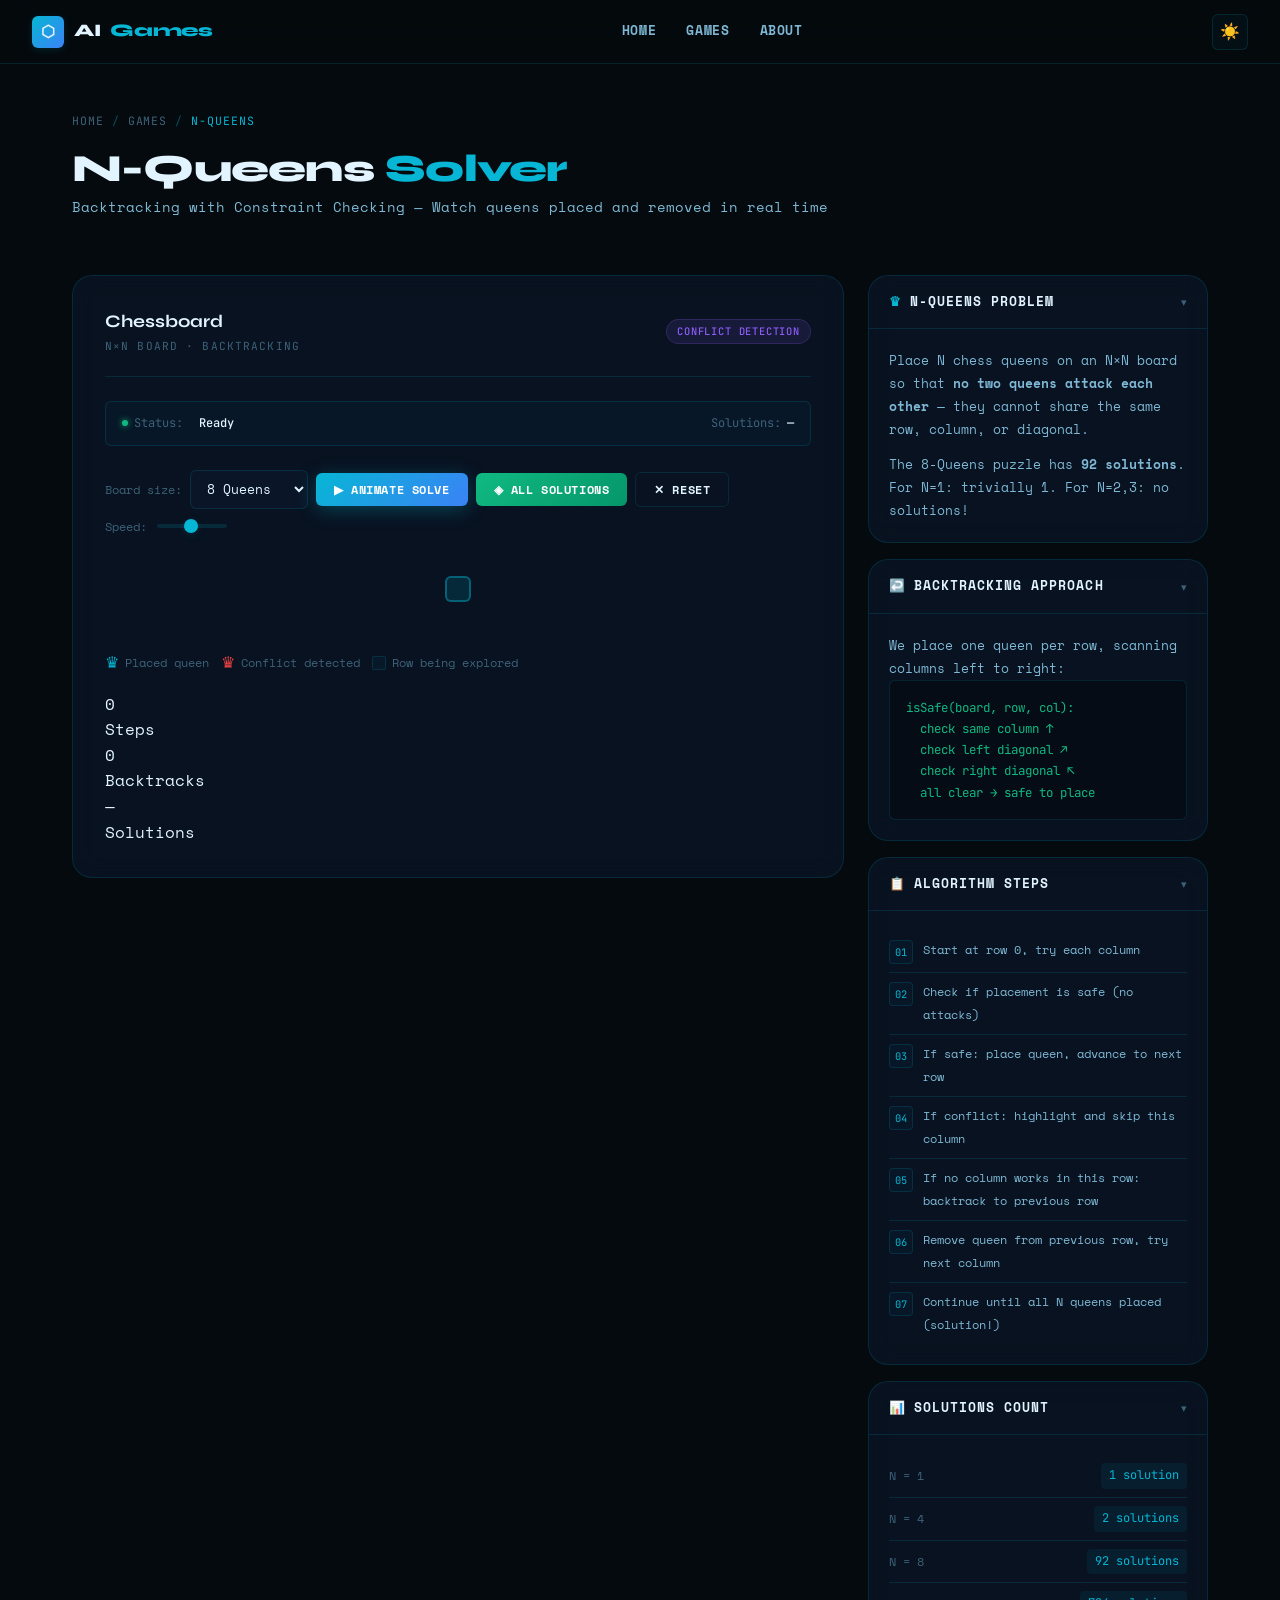
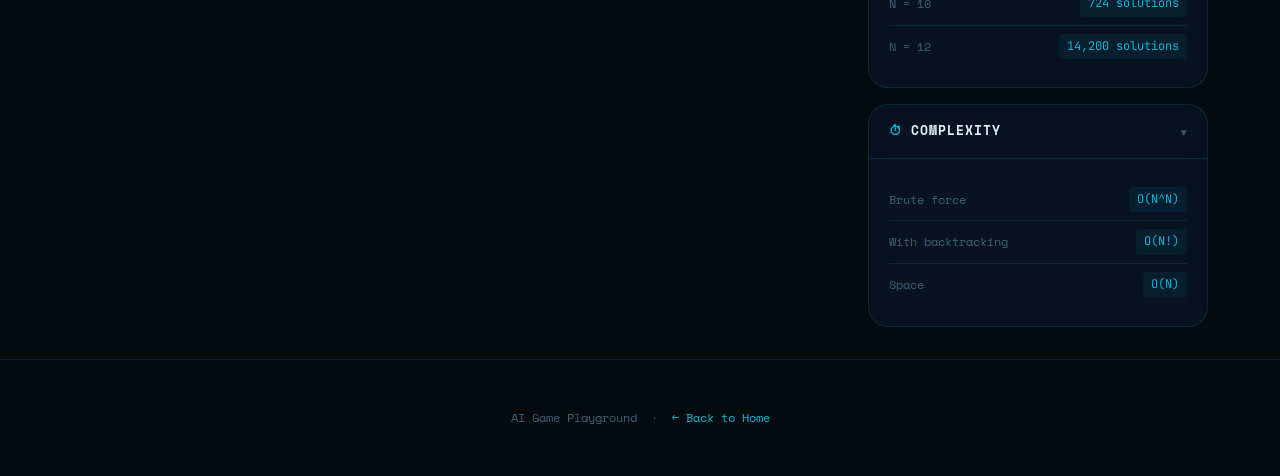
<file: pages/nqueens.html>
<!DOCTYPE html>
<html lang="en" data-theme="dark">
<head>
  <meta charset="UTF-8">
  <meta name="viewport" content="width=device-width, initial-scale=1.0">
  <title>N-Queens Solver — AI Game Playground</title>
  <link rel="stylesheet" href="../css/style.css">
</head>
<body>

<!-- NAV -->
<nav class="navbar" id="navbar">
  <a href="../index.html" class="nav-logo">
    <div class="nav-logo-icon">⬡</div>
    AI<span>Games</span>
  </a>
  <ul class="nav-links">
    <li><a href="../index.html">Home</a></li>
    <li><a href="../index.html#games">Games</a></li>
    <li><a href="../index.html#about">About</a></li>
  </ul>
  <div class="nav-actions">
    <button class="theme-toggle">☀️</button>
  </div>
</nav>

<main class="page-content">

  <div class="page-header">
    <div class="breadcrumb">
      <a href="../index.html">Home</a>
      <span class="sep">/</span>
      <a href="../index.html#games">Games</a>
      <span class="sep">/</span>
      <span class="current">N-Queens</span>
    </div>
    <h1 class="page-title">N-Queens <span>Solver</span></h1>
    <p class="page-tagline">Backtracking with Constraint Checking — Watch queens placed and removed in real time</p>
  </div>

  <div class="game-layout">

    <!-- MAIN PANEL -->
    <div class="game-panel fade-in-up">
      <div class="game-panel-header">
        <div class="game-panel-title">
          Chessboard
          <span>N×N board · Backtracking</span>
        </div>
        <span class="badge badge-purple">Conflict Detection</span>
      </div>

      <!-- STATUS -->
      <div class="status-bar">
        <div class="status-item">
          <div class="status-dot active"></div>
          Status:
        </div>
        <span class="status-value" id="queens-status">Ready</span>
        <div style="margin-left:auto;display:flex;gap:1rem;">
          <div class="status-item">Solutions: <span class="status-value" id="solutions-count">—</span></div>
        </div>
      </div>

      <!-- CONTROLS -->
      <div class="controls-row" style="flex-wrap:wrap;gap:0.5rem;">
        <div style="display:flex;align-items:center;gap:0.5rem;">
          <span style="font-size:0.75rem;color:var(--text-muted);">Board size:</span>
          <select id="board-size">
            <option value="4">4 Queens</option>
            <option value="5">5 Queens</option>
            <option value="6">6 Queens</option>
            <option value="7">7 Queens</option>
            <option value="8" selected>8 Queens</option>
            <option value="10">10 Queens</option>
            <option value="12">12 Queens</option>
          </select>
        </div>

        <button class="btn btn-primary btn-sm" id="btn-solve-queens">▶ Animate Solve</button>
        <button class="btn btn-warning btn-sm" id="btn-stop-queens">⏹ Stop</button>
        <button class="btn btn-success btn-sm" id="btn-all-solutions">◈ All Solutions</button>
        <button class="btn btn-secondary btn-sm" id="btn-reset-queens">✕ Reset</button>

        <div class="speed-control">
          <label>Speed:</label>
          <input type="range" id="queens-speed" min="10" max="500" value="250" style="width:70px;">
        </div>
      </div>

      <!-- BOARD -->
      <div style="overflow-x:auto;display:flex;justify-content:center;padding:1rem 0;">
        <div id="queens-board" class="queens-board"></div>
      </div>

      <!-- SOLUTION NAVIGATION -->
      <div class="solution-nav-wrap">
        <div id="solution-nav" style="display:none; align-items:center; gap:0.5rem;">
          <button class="btn btn-ghost btn-sm" id="btn-prev-sol">← Prev</button>
          <span style="font-family:var(--font-code);font-size:0.8rem;color:var(--text-secondary);" id="sol-index">1 / 1</span>
          <button class="btn btn-ghost btn-sm" id="btn-next-sol">Next →</button>
        </div>
      </div>

      <!-- LEGEND -->
      <div style="display:flex;flex-wrap:wrap;gap:0.75rem;margin-top:1rem;font-size:0.75rem;color:var(--text-muted);">
        <span style="display:flex;align-items:center;gap:6px;">
          <span style="color:var(--accent-cyan);font-size:1rem;">♛</span> Placed queen
        </span>
        <span style="display:flex;align-items:center;gap:6px;">
          <span style="color:var(--accent-red);font-size:1rem;">♛</span> Conflict detected
        </span>
        <span style="display:flex;align-items:center;gap:6px;">
          <span style="width:14px;height:14px;background:rgba(6,182,212,0.05);border-radius:2px;display:inline-block;border:1px solid rgba(6,182,212,0.15);"></span> Row being explored
        </span>
      </div>

      <!-- STATS -->
      <div class="sudoku-stats" style="margin-top:1rem;">
        <div class="stat-box">
          <div class="val" id="queens-steps">0</div>
          <div class="lbl">Steps</div>
        </div>
        <div class="stat-box">
          <div class="val" id="queens-backtracks">0</div>
          <div class="lbl">Backtracks</div>
        </div>
        <div class="stat-box">
          <div class="val" id="solutions-count">—</div>
          <div class="lbl">Solutions</div>
        </div>
      </div>

    </div>

    <!-- SIDE PANEL -->
    <div class="side-panel">

      <div class="info-card">
        <div class="info-card-header">
          <div class="info-card-title"><span class="icon">♛</span> N-Queens Problem</div>
          <div class="info-card-toggle">▾</div>
        </div>
        <div class="info-card-body">
          <p>Place N chess queens on an N×N board so that <strong>no two queens attack each other</strong> — they cannot share the same row, column, or diagonal.</p>
          <p>The 8-Queens puzzle has <strong>92 solutions</strong>. For N=1: trivially 1. For N=2,3: no solutions!</p>
        </div>
      </div>

      <div class="info-card">
        <div class="info-card-header">
          <div class="info-card-title"><span class="icon">↩️</span> Backtracking Approach</div>
          <div class="info-card-toggle">▾</div>
        </div>
        <div class="info-card-body">
          <p>We place one queen per row, scanning columns left to right:</p>
          <div class="code-block">isSafe(board, row, col):
  check same column ↑
  check left diagonal ↗
  check right diagonal ↖
  all clear → safe to place</div>
        </div>
      </div>

      <div class="info-card">
        <div class="info-card-header">
          <div class="info-card-title"><span class="icon">📋</span> Algorithm Steps</div>
          <div class="info-card-toggle">▾</div>
        </div>
        <div class="info-card-body">
          <ol class="algo-steps">
            <li>Start at row 0, try each column</li>
            <li>Check if placement is safe (no attacks)</li>
            <li>If safe: place queen, advance to next row</li>
            <li>If conflict: highlight and skip this column</li>
            <li>If no column works in this row: backtrack to previous row</li>
            <li>Remove queen from previous row, try next column</li>
            <li>Continue until all N queens placed (solution!)</li>
          </ol>
        </div>
      </div>

      <div class="info-card">
        <div class="info-card-header">
          <div class="info-card-title"><span class="icon">📊</span> Solutions Count</div>
          <div class="info-card-toggle">▾</div>
        </div>
        <div class="info-card-body">
          <div class="complexity-row">
            <span class="complexity-label">N = 1</span>
            <span class="complexity-value">1 solution</span>
          </div>
          <div class="complexity-row">
            <span class="complexity-label">N = 4</span>
            <span class="complexity-value">2 solutions</span>
          </div>
          <div class="complexity-row">
            <span class="complexity-label">N = 8</span>
            <span class="complexity-value">92 solutions</span>
          </div>
          <div class="complexity-row">
            <span class="complexity-label">N = 10</span>
            <span class="complexity-value">724 solutions</span>
          </div>
          <div class="complexity-row">
            <span class="complexity-label">N = 12</span>
            <span class="complexity-value">14,200 solutions</span>
          </div>
        </div>
      </div>

      <div class="info-card">
        <div class="info-card-header">
          <div class="info-card-title"><span class="icon">⏱</span> Complexity</div>
          <div class="info-card-toggle">▾</div>
        </div>
        <div class="info-card-body">
          <div class="complexity-row">
            <span class="complexity-label">Brute force</span>
            <span class="complexity-value">O(N^N)</span>
          </div>
          <div class="complexity-row">
            <span class="complexity-label">With backtracking</span>
            <span class="complexity-value">O(N!)</span>
          </div>
          <div class="complexity-row">
            <span class="complexity-label">Space</span>
            <span class="complexity-value">O(N)</span>
          </div>
        </div>
      </div>

    </div>
  </div>

</main>

<footer>
  <p>AI Game Playground &nbsp;·&nbsp; <a href="../index.html">← Back to Home</a></p>
</footer>

<script src="../js/main.js"></script>
<script src="../js/nqueens.js"></script>
</body>
</html>
</file>
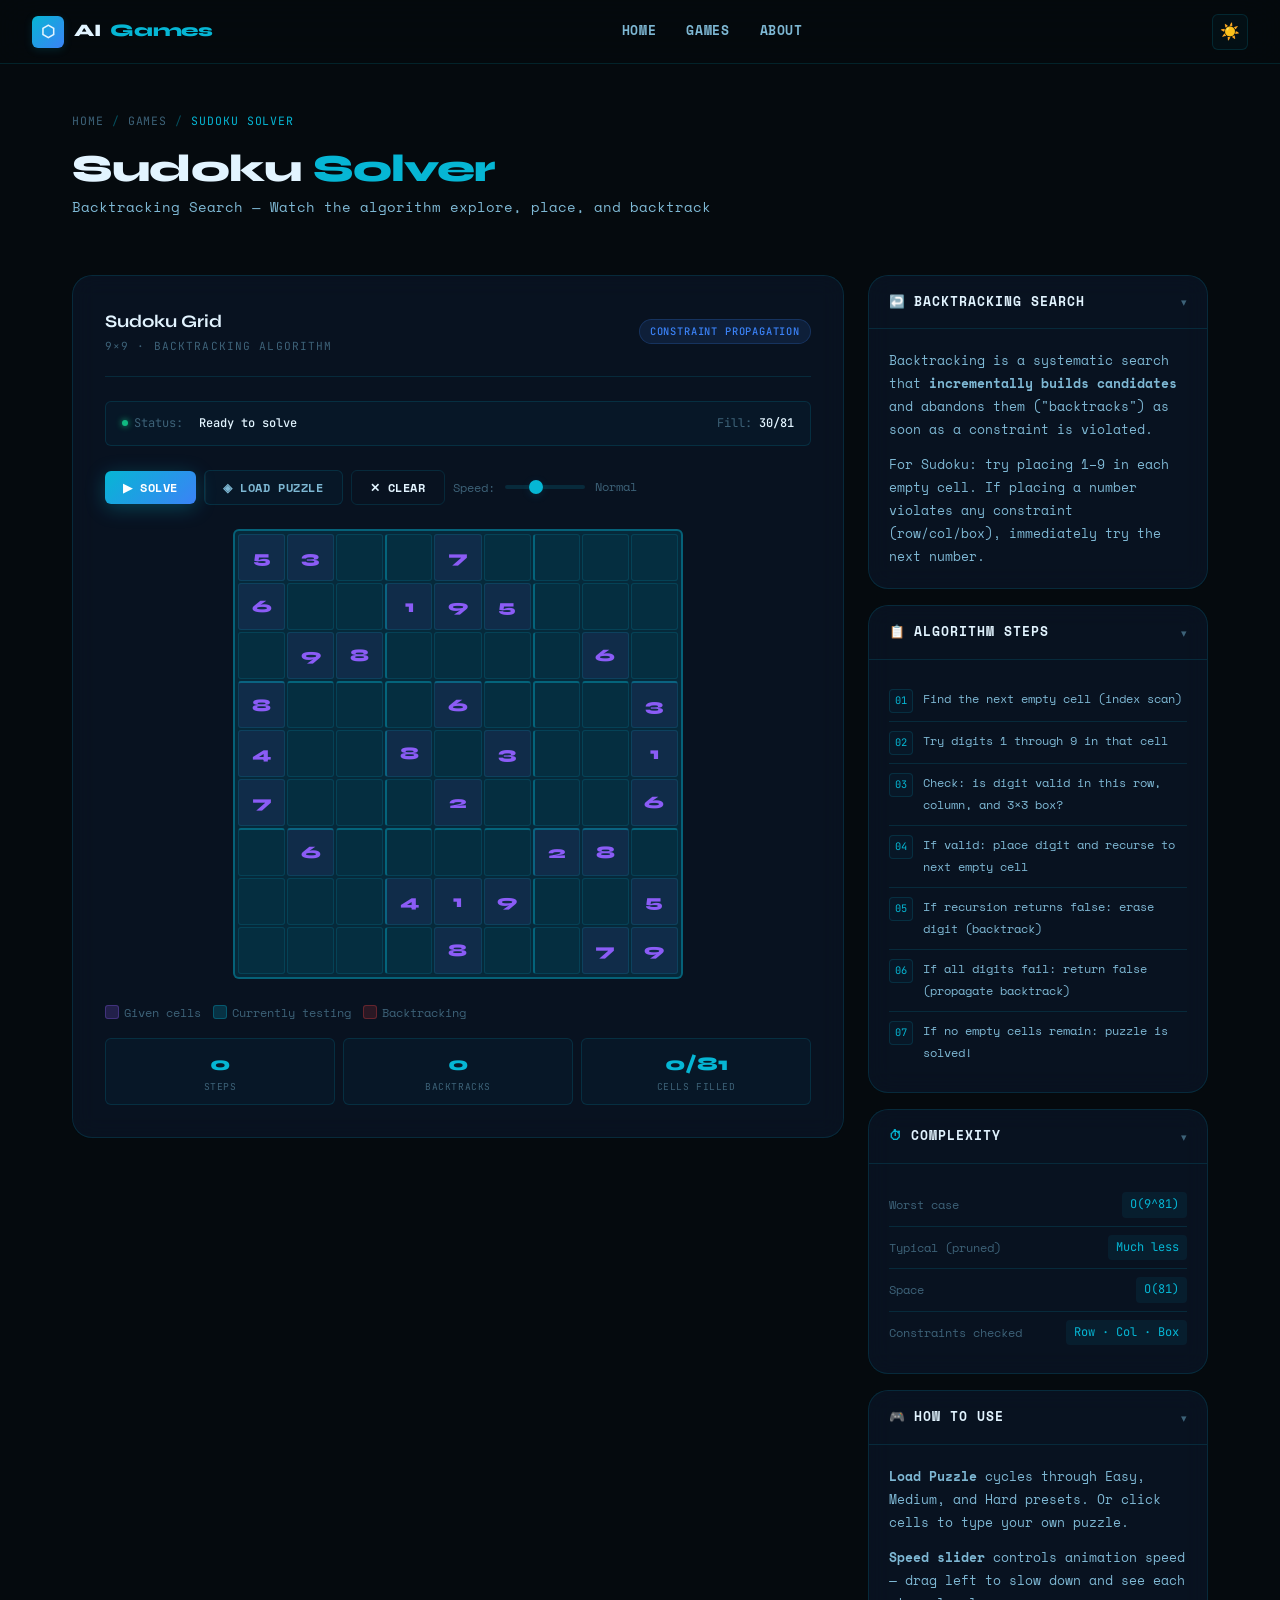
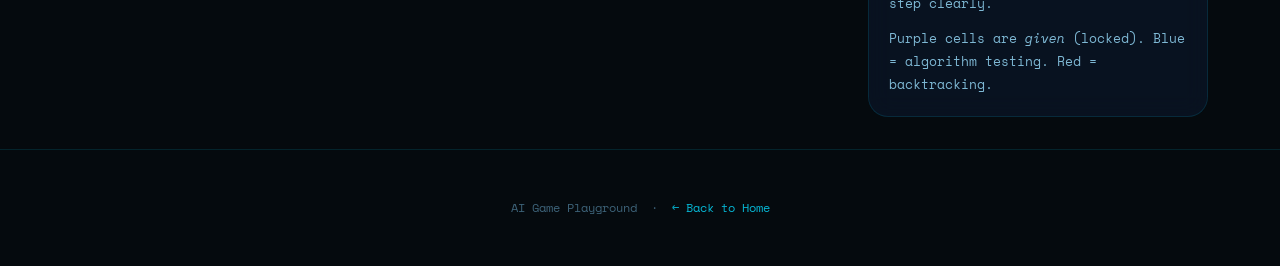
<file: pages/sudoku.html>
<!DOCTYPE html>
<html lang="en" data-theme="dark">
<head>
  <meta charset="UTF-8">
  <meta name="viewport" content="width=device-width, initial-scale=1.0">
  <title>Sudoku Solver — AI Game Playground</title>
  <link rel="stylesheet" href="../css/style.css">
</head>
<body>

<!-- NAV -->
<nav class="navbar" id="navbar">
  <a href="../index.html" class="nav-logo">
    <div class="nav-logo-icon">⬡</div>
    AI<span>Games</span>
  </a>
  <ul class="nav-links">
    <li><a href="../index.html">Home</a></li>
    <li><a href="../index.html#games">Games</a></li>
    <li><a href="../index.html#about">About</a></li>
  </ul>
  <div class="nav-actions">
    <button class="theme-toggle">☀️</button>
  </div>
</nav>

<main class="page-content">

  <div class="page-header">
    <div class="breadcrumb">
      <a href="../index.html">Home</a>
      <span class="sep">/</span>
      <a href="../index.html#games">Games</a>
      <span class="sep">/</span>
      <span class="current">Sudoku Solver</span>
    </div>
    <h1 class="page-title">Sudoku <span>Solver</span></h1>
    <p class="page-tagline">Backtracking Search — Watch the algorithm explore, place, and backtrack</p>
  </div>

  <div class="game-layout">

    <!-- MAIN PANEL -->
    <div class="game-panel fade-in-up">
      <div class="game-panel-header">
        <div class="game-panel-title">
          Sudoku Grid
          <span>9×9 · Backtracking Algorithm</span>
        </div>
        <span class="badge badge-blue">Constraint Propagation</span>
      </div>

      <!-- STATUS -->
      <div class="status-bar">
        <div class="status-item">
          <div class="status-dot active"></div>
          Status:
        </div>
        <span class="status-value" id="sudoku-status">Ready to solve</span>
        <div style="margin-left:auto;">
          Fill: <span class="status-value" id="sudoku-filled">0/81</span>
        </div>
      </div>

      <!-- PROGRESS BAR -->
      <div class="progress-bar-container">
        <div class="progress-bar-fill" id="fill-progress" style="width:0%"></div>
      </div>

      <!-- CONTROLS -->
      <div class="controls-row" style="flex-wrap:wrap;gap:0.5rem;">
        <button class="btn btn-primary btn-sm" id="btn-solve">▶ Solve</button>
        <button class="btn btn-warning btn-sm" id="btn-stop">⏹ Stop</button>
        <button class="btn btn-ghost btn-sm" id="btn-sample">◈ Load Puzzle</button>
        <button class="btn btn-secondary btn-sm" id="btn-clear">✕ Clear</button>
        <div class="speed-control">
          <label>Speed:</label>
          <input type="range" id="speed-slider" min="200" max="1000" value="500" style="width:80px;">
          <span id="speed-label" style="font-size:0.72rem;color:var(--text-muted);">Normal</span>
        </div>
      </div>

      <!-- GRID -->
      <div id="sudoku-grid" class="sudoku-grid"></div>

      <!-- LEGEND -->
      <div style="display:flex;flex-wrap:wrap;gap:0.75rem;margin-top:1.5rem;font-size:0.75rem;color:var(--text-muted);">
        <span style="display:flex;align-items:center;gap:5px;">
          <span style="width:14px;height:14px;border-radius:3px;background:rgba(139,92,246,0.2);border:1px solid rgba(139,92,246,0.3);display:inline-block;"></span>
          Given cells
        </span>
        <span style="display:flex;align-items:center;gap:5px;">
          <span style="width:14px;height:14px;border-radius:3px;background:rgba(6,182,212,0.2);border:1px solid rgba(6,182,212,0.3);display:inline-block;"></span>
          Currently testing
        </span>
        <span style="display:flex;align-items:center;gap:5px;">
          <span style="width:14px;height:14px;border-radius:3px;background:rgba(239,68,68,0.15);border:1px solid rgba(239,68,68,0.3);display:inline-block;"></span>
          Backtracking
        </span>
      </div>

      <!-- STATS -->
      <div class="sudoku-stats">
        <div class="stat-box">
          <div class="val" id="sudoku-steps">0</div>
          <div class="lbl">Steps</div>
        </div>
        <div class="stat-box">
          <div class="val" id="sudoku-backtracks">0</div>
          <div class="lbl">Backtracks</div>
        </div>
        <div class="stat-box">
          <div class="val" id="sudoku-filled">0/81</div>
          <div class="lbl">Cells Filled</div>
        </div>
      </div>

    </div>

    <!-- SIDE PANEL -->
    <div class="side-panel">

      <div class="info-card">
        <div class="info-card-header">
          <div class="info-card-title"><span class="icon">↩️</span> Backtracking Search</div>
          <div class="info-card-toggle">▾</div>
        </div>
        <div class="info-card-body">
          <p>Backtracking is a systematic search that <strong>incrementally builds candidates</strong> and abandons them ("backtracks") as soon as a constraint is violated.</p>
          <p>For Sudoku: try placing 1–9 in each empty cell. If placing a number violates any constraint (row/col/box), immediately try the next number.</p>
        </div>
      </div>

      <div class="info-card">
        <div class="info-card-header">
          <div class="info-card-title"><span class="icon">📋</span> Algorithm Steps</div>
          <div class="info-card-toggle">▾</div>
        </div>
        <div class="info-card-body">
          <ol class="algo-steps">
            <li>Find the next empty cell (index scan)</li>
            <li>Try digits 1 through 9 in that cell</li>
            <li>Check: is digit valid in this row, column, and 3×3 box?</li>
            <li>If valid: place digit and recurse to next empty cell</li>
            <li>If recursion returns false: erase digit (backtrack)</li>
            <li>If all digits fail: return false (propagate backtrack)</li>
            <li>If no empty cells remain: puzzle is solved!</li>
          </ol>
        </div>
      </div>

      <div class="info-card">
        <div class="info-card-header">
          <div class="info-card-title"><span class="icon">⏱</span> Complexity</div>
          <div class="info-card-toggle">▾</div>
        </div>
        <div class="info-card-body">
          <div class="complexity-row">
            <span class="complexity-label">Worst case</span>
            <span class="complexity-value">O(9^81)</span>
          </div>
          <div class="complexity-row">
            <span class="complexity-label">Typical (pruned)</span>
            <span class="complexity-value">Much less</span>
          </div>
          <div class="complexity-row">
            <span class="complexity-label">Space</span>
            <span class="complexity-value">O(81)</span>
          </div>
          <div class="complexity-row">
            <span class="complexity-label">Constraints checked</span>
            <span class="complexity-value">Row · Col · Box</span>
          </div>
        </div>
      </div>

      <div class="info-card">
        <div class="info-card-header">
          <div class="info-card-title"><span class="icon">🎮</span> How to Use</div>
          <div class="info-card-toggle">▾</div>
        </div>
        <div class="info-card-body">
          <p><strong>Load Puzzle</strong> cycles through Easy, Medium, and Hard presets. Or click cells to type your own puzzle.</p>
          <p><strong>Speed slider</strong> controls animation speed — drag left to slow down and see each step clearly.</p>
          <p>Purple cells are <em>given</em> (locked). Blue = algorithm testing. Red = backtracking.</p>
        </div>
      </div>

    </div>
  </div>

</main>

<footer>
  <p>AI Game Playground &nbsp;·&nbsp; <a href="../index.html">← Back to Home</a></p>
</footer>

<script src="../js/main.js"></script>
<script src="../js/sudoku.js"></script>
</body>
</html>
</file>
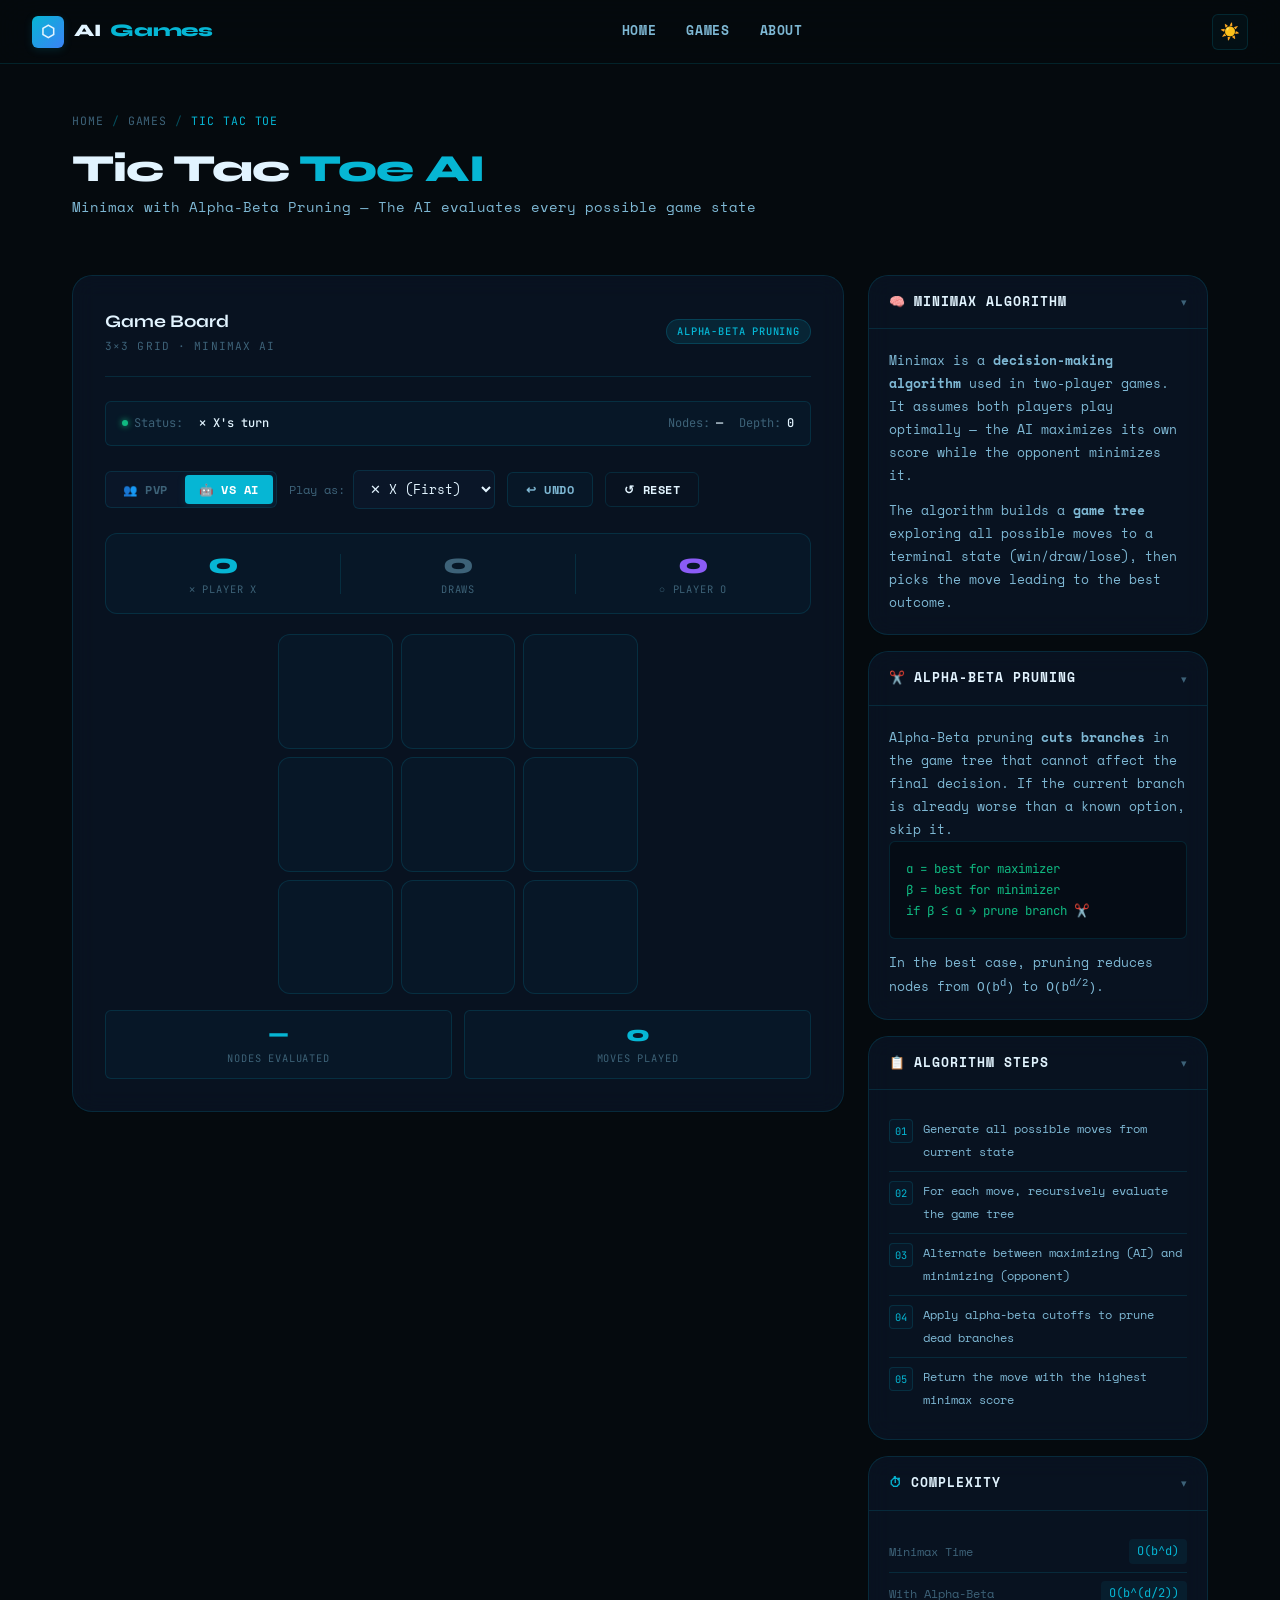
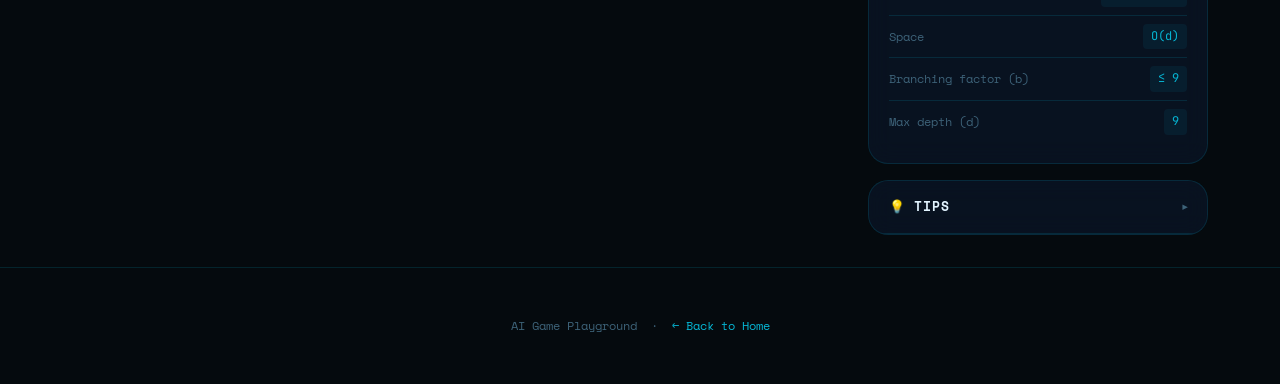
<file: pages/tictactoe.html>
<!DOCTYPE html>
<html lang="en" data-theme="dark">
<head>
  <meta charset="UTF-8">
  <meta name="viewport" content="width=device-width, initial-scale=1.0">
  <title>Tic Tac Toe AI — AI Game Playground</title>
  <link rel="stylesheet" href="../css/style.css">
</head>
<body>

<!-- NAV -->
<nav class="navbar" id="navbar">
  <a href="../index.html" class="nav-logo">
    <div class="nav-logo-icon">⬡</div>
    AI<span>Games</span>
  </a>
  <ul class="nav-links">
    <li><a href="../index.html">Home</a></li>
    <li><a href="../index.html#games">Games</a></li>
    <li><a href="../index.html#about">About</a></li>
  </ul>
  <div class="nav-actions">
    <button class="theme-toggle" title="Toggle theme">☀️</button>
  </div>
</nav>

<main class="page-content">

  <!-- PAGE HEADER -->
  <div class="page-header">
    <div class="breadcrumb">
      <a href="../index.html">Home</a>
      <span class="sep">/</span>
      <a href="../index.html#games">Games</a>
      <span class="sep">/</span>
      <span class="current">Tic Tac Toe</span>
    </div>
    <h1 class="page-title">Tic Tac <span>Toe AI</span></h1>
    <p class="page-tagline">Minimax with Alpha-Beta Pruning — The AI evaluates every possible game state</p>
  </div>

  <!-- GAME LAYOUT -->
  <div class="game-layout">

    <!-- MAIN GAME PANEL -->
    <div class="game-panel fade-in-up">
      <div class="game-panel-header">
        <div class="game-panel-title">
          Game Board
          <span>3×3 grid · Minimax AI</span>
        </div>
        <div style="display:flex;gap:0.5rem;align-items:center;flex-wrap:wrap;">
          <span class="badge badge-cyan">Alpha-Beta Pruning</span>
        </div>
      </div>

      <!-- STATUS BAR -->
      <div class="status-bar">
        <div class="status-item">
          <div class="status-dot active" id="game-indicator"></div>
          Status:
        </div>
        <span class="status-value" id="ttt-status">✕ X's turn</span>
        <div style="margin-left:auto;display:flex;gap:1rem;">
          <div class="status-item">
            Nodes: <span class="status-value" id="nodes-eval">—</span>
          </div>
          <div class="status-item">
            Depth: <span class="status-value" id="tree-depth">0</span>
          </div>
        </div>
      </div>

      <!-- CONTROLS -->
      <div class="controls-row">
        <div class="mode-selector">
          <button class="mode-btn" id="mode-pvp" data-mode="pvp">👥 PvP</button>
          <button class="mode-btn active" id="mode-pvai" data-mode="pvai">🤖 vs AI</button>
        </div>

        <div id="ai-settings" style="display:flex;align-items:center;gap:0.5rem;">
          <span style="font-size:0.75rem;color:var(--text-muted);">Play as:</span>
          <select id="play-as">
            <option value="X">✕ X (First)</option>
            <option value="O">○ O (Second)</option>
          </select>
        </div>

        <button class="btn btn-ghost btn-sm" id="btn-undo">↩ Undo</button>
        <button class="btn btn-secondary btn-sm" id="btn-reset">↺ Reset</button>
      </div>

      <!-- SCORE -->
      <div class="score-display">
        <div class="score-item">
          <div class="score-num" id="score-x" style="color:var(--accent-cyan)">0</div>
          <div class="score-label">✕ Player X</div>
        </div>
        <div class="score-sep"></div>
        <div class="score-item">
          <div class="score-num" id="score-draw" style="color:var(--text-muted)">0</div>
          <div class="score-label">Draws</div>
        </div>
        <div class="score-sep"></div>
        <div class="score-item">
          <div class="score-num" id="score-o" style="color:var(--accent-purple)">0</div>
          <div class="score-label">○ Player O</div>
        </div>
      </div>

      <!-- BOARD -->
      <div class="board-wrap" style="position:relative;">
        <div id="ttt-board" class="ttt-board"></div>
        <div class="thinking-overlay" id="thinking-overlay">
          <div class="thinking-spinner"></div>
          <div class="thinking-text">
            <span class="loading-dots">
              <span></span><span></span><span></span>
            </span>
            AI thinking
          </div>
        </div>
      </div>

      <!-- AI STATS -->
      <div class="ai-stats-grid">
        <div class="ai-stat-box">
          <div class="ai-stat-val" id="nodes-eval">—</div>
          <div class="ai-stat-label">Nodes Evaluated</div>
        </div>
        <div class="ai-stat-box">
          <div class="ai-stat-val" id="tree-depth">0</div>
          <div class="ai-stat-label">Moves Played</div>
        </div>
      </div>

    </div>

    <!-- SIDE PANEL -->
    <div class="side-panel">

      <!-- Algorithm Info -->
      <div class="info-card">
        <div class="info-card-header">
          <div class="info-card-title"><span class="icon">🧠</span> Minimax Algorithm</div>
          <div class="info-card-toggle">▾</div>
        </div>
        <div class="info-card-body">
          <p>Minimax is a <strong>decision-making algorithm</strong> used in two-player games. It assumes both players play optimally — the AI maximizes its own score while the opponent minimizes it.</p>
          <p>The algorithm builds a <strong>game tree</strong> exploring all possible moves to a terminal state (win/draw/lose), then picks the move leading to the best outcome.</p>
        </div>
      </div>

      <!-- Alpha-Beta -->
      <div class="info-card">
        <div class="info-card-header">
          <div class="info-card-title"><span class="icon">✂️</span> Alpha-Beta Pruning</div>
          <div class="info-card-toggle">▾</div>
        </div>
        <div class="info-card-body">
          <p>Alpha-Beta pruning <strong>cuts branches</strong> in the game tree that cannot affect the final decision. If the current branch is already worse than a known option, skip it.</p>
          <div class="code-block">α = best for maximizer
β = best for minimizer
if β ≤ α → prune branch ✂️</div>
          <p style="margin-top:0.75rem;">In the best case, pruning reduces nodes from <code>O(b<sup>d</sup>)</code> to <code>O(b<sup>d/2</sup>)</code>.</p>
        </div>
      </div>

      <!-- Algorithm Steps -->
      <div class="info-card">
        <div class="info-card-header">
          <div class="info-card-title"><span class="icon">📋</span> Algorithm Steps</div>
          <div class="info-card-toggle">▾</div>
        </div>
        <div class="info-card-body">
          <ol class="algo-steps">
            <li>Generate all possible moves from current state</li>
            <li>For each move, recursively evaluate the game tree</li>
            <li>Alternate between maximizing (AI) and minimizing (opponent)</li>
            <li>Apply alpha-beta cutoffs to prune dead branches</li>
            <li>Return the move with the highest minimax score</li>
          </ol>
        </div>
      </div>

      <!-- Complexity -->
      <div class="info-card">
        <div class="info-card-header">
          <div class="info-card-title"><span class="icon">⏱</span> Complexity</div>
          <div class="info-card-toggle">▾</div>
        </div>
        <div class="info-card-body">
          <div class="complexity-row">
            <span class="complexity-label">Minimax Time</span>
            <span class="complexity-value">O(b^d)</span>
          </div>
          <div class="complexity-row">
            <span class="complexity-label">With Alpha-Beta</span>
            <span class="complexity-value">O(b^(d/2))</span>
          </div>
          <div class="complexity-row">
            <span class="complexity-label">Space</span>
            <span class="complexity-value">O(d)</span>
          </div>
          <div class="complexity-row">
            <span class="complexity-label">Branching factor (b)</span>
            <span class="complexity-value">≤ 9</span>
          </div>
          <div class="complexity-row">
            <span class="complexity-label">Max depth (d)</span>
            <span class="complexity-value">9</span>
          </div>
        </div>
      </div>

      <!-- Tips -->
      <div class="info-card collapsed">
        <div class="info-card-header">
          <div class="info-card-title"><span class="icon">💡</span> Tips</div>
          <div class="info-card-toggle">▾</div>
        </div>
        <div class="info-card-body">
          <p>The AI is <strong>unbeatable</strong> with perfect play. You can only draw, never win. Try to force a draw by playing center and corners.</p>
          <p>Switch to <strong>PvP mode</strong> to play against a friend. Use Undo to take back moves and experiment.</p>
        </div>
      </div>

    </div>
  </div>

</main>

<footer>
  <p>AI Game Playground &nbsp;·&nbsp; <a href="../index.html">← Back to Home</a></p>
</footer>

<script src="../js/main.js"></script>
<script src="../js/tictactoe.js"></script>
</body>
</html>
</file>
<file: css/style.css>
/* ============================================
   AI GAME PLAYGROUND - MAIN STYLESHEET
   Design: Retro-Futurist Terminal Aesthetic
   ============================================ */

@import url('https://fonts.googleapis.com/css2?family=Space+Mono:ital,wght@0,400;0,700;1,400&family=Syne:wght@400;600;700;800&family=JetBrains+Mono:wght@300;400;500&display=swap');

/* ============ CSS VARIABLES ============ */
:root {
  /* Dark theme (default) */
  --bg-primary: #050a0e;
  --bg-secondary: #0a1628;
  --bg-card: rgba(10, 22, 40, 0.7);
  --bg-glass: rgba(6, 182, 212, 0.04);
  --border-color: rgba(6, 182, 212, 0.15);
  --border-bright: rgba(6, 182, 212, 0.4);

  --text-primary: #e2f4ff;
  --text-secondary: #7eb8d4;
  --text-muted: #3d6278;
  --text-accent: #06b6d4;

  --accent-cyan: #06b6d4;
  --accent-blue: #3b82f6;
  --accent-purple: #8b5cf6;
  --accent-green: #10b981;
  --accent-orange: #f59e0b;
  --accent-red: #ef4444;
  --accent-pink: #ec4899;

  --glow-cyan: 0 2px 8px rgba(6, 182, 212, 0.15);
  --glow-blue: 0 2px 8px rgba(59, 130, 246, 0.15);
  --glow-purple: 0 2px 8px rgba(139, 92, 246, 0.15);

  --shadow-card: 0 4px 20px rgba(0, 0, 0, 0.15);
  --shadow-deep: 0 12px 40px rgba(0, 0, 0, 0.2);

  --radius-sm: 6px;
  --radius-md: 12px;
  --radius-lg: 20px;
  --radius-xl: 28px;

  --font-display: 'Syne', sans-serif;
  --font-mono: 'Space Mono', monospace;
  --font-code: 'JetBrains Mono', monospace;

  --transition-fast: 0.15s cubic-bezier(0.4, 0, 0.2, 1);
  --transition-mid: 0.3s cubic-bezier(0.4, 0, 0.2, 1);
  --transition-slow: 0.5s cubic-bezier(0.4, 0, 0.2, 1);
}

[data-theme="light"] {
  --bg-primary: #f0f4f8;
  --bg-secondary: #e2eaf4;
  --bg-card: rgba(255, 255, 255, 0.8);
  --bg-glass: rgba(6, 182, 212, 0.05);
  --border-color: rgba(6, 182, 212, 0.2);
  --border-bright: rgba(6, 182, 212, 0.5);
  --text-primary: #0f2235;
  --text-secondary: #2d5a7a;
  --text-muted: #6b93b0;
  --text-accent: #0891b2;
  --shadow-card: 0 8px 32px rgba(6, 182, 212, 0.1);
  --shadow-deep: 0 20px 60px rgba(0, 0, 0, 0.15);
}

/* ============ RESET & BASE ============ */
*, *::before, *::after { box-sizing: border-box; margin: 0; padding: 0; }

html { scroll-behavior: smooth; font-size: 16px; }

body {
  font-family: var(--font-mono);
  background: var(--bg-primary);
  color: var(--text-primary);
  min-height: 100vh;
  overflow-x: hidden;
  line-height: 1.6;
  transition: background var(--transition-slow), color var(--transition-slow);
}

/* ============ SCROLLBAR ============ */
::-webkit-scrollbar { width: 6px; }
::-webkit-scrollbar-track { background: var(--bg-primary); }
::-webkit-scrollbar-thumb { background: var(--border-bright); border-radius: 3px; }
::-webkit-scrollbar-thumb:hover { background: var(--accent-cyan); }

/* ============ GRID BACKGROUND ============ */
/* Grid background removed for cleaner UI */

/* ============ NAVIGATION ============ */
.navbar {
  position: fixed;
  top: 0;
  left: 0;
  right: 0;
  z-index: 1000;
  padding: 0 2rem;
  height: 64px;
  display: flex;
  align-items: center;
  justify-content: space-between;
  background: rgba(5, 10, 14, 0.85);
  backdrop-filter: blur(20px);
  -webkit-backdrop-filter: blur(20px);
  border-bottom: 1px solid var(--border-color);
  transition: all var(--transition-mid);
}

[data-theme="light"] .navbar {
  background: rgba(240, 244, 248, 0.9);
}

.navbar.scrolled {
  box-shadow: var(--glow-cyan);
  border-bottom-color: var(--border-bright);
}

.nav-logo {
  display: flex;
  align-items: center;
  gap: 10px;
  text-decoration: none;
  font-family: var(--font-display);
  font-weight: 800;
  font-size: 1.1rem;
  color: var(--text-primary);
  letter-spacing: -0.02em;
}

.nav-logo-icon {
  width: 32px;
  height: 32px;
  background: linear-gradient(135deg, var(--accent-cyan), var(--accent-blue));
  border-radius: var(--radius-sm);
  display: flex;
  align-items: center;
  justify-content: center;
  font-size: 16px;
  box-shadow: var(--glow-cyan);
}

.nav-logo span { color: var(--accent-cyan); }

.nav-links {
  display: flex;
  align-items: center;
  gap: 2px;
  list-style: none;
}

.nav-links a {
  display: flex;
  align-items: center;
  gap: 6px;
  padding: 6px 14px;
  border-radius: var(--radius-sm);
  text-decoration: none;
  font-size: 0.8rem;
  font-weight: 700;
  letter-spacing: 0.05em;
  text-transform: uppercase;
  color: var(--text-secondary);
  transition: all var(--transition-fast);
  position: relative;
}

.nav-links a:hover, .nav-links a.active {
  color: var(--accent-cyan);
  background: var(--bg-glass);
}

.nav-links a.active::after {
  content: '';
  position: absolute;
  bottom: -1px;
  left: 14px;
  right: 14px;
  height: 2px;
  background: var(--accent-cyan);
  border-radius: 2px;
  box-shadow: var(--glow-cyan);
}

.nav-actions {
  display: flex;
  align-items: center;
  gap: 10px;
}

.theme-toggle {
  width: 36px;
  height: 36px;
  border: 1px solid var(--border-color);
  border-radius: var(--radius-sm);
  background: var(--bg-glass);
  color: var(--text-secondary);
  cursor: pointer;
  display: flex;
  align-items: center;
  justify-content: center;
  font-size: 16px;
  transition: all var(--transition-fast);
}

.theme-toggle:hover {
  border-color: var(--accent-cyan);
  color: var(--accent-cyan);
  box-shadow: var(--glow-cyan);
}

/* ============ MAIN CONTENT ============ */
.page-content {
  padding-top: 64px;
  position: relative;
  z-index: 1;
}

/* ============ HERO SECTION ============ */
.hero {
  min-height: calc(100vh - 64px);
  display: flex;
  flex-direction: column;
  align-items: center;
  justify-content: center;
  text-align: center;
  padding: 4rem 2rem;
  position: relative;
  overflow: hidden;
}

.hero-bg {
  position: absolute;
  inset: 0;
  background:
    radial-gradient(ellipse 80% 50% at 50% -10%, rgba(6, 182, 212, 0.12) 0%, transparent 70%),
    radial-gradient(ellipse 50% 30% at 80% 80%, rgba(139, 92, 246, 0.08) 0%, transparent 60%),
    radial-gradient(ellipse 40% 40% at 20% 60%, rgba(59, 130, 246, 0.06) 0%, transparent 60%);
  pointer-events: none;
}

.hero-badge {
  display: inline-flex;
  align-items: center;
  gap: 8px;
  padding: 6px 16px;
  border: 1px solid var(--border-bright);
  border-radius: 100px;
  font-size: 0.72rem;
  font-family: var(--font-code);
  color: var(--accent-cyan);
  background: rgba(6, 182, 212, 0.06);
  margin-bottom: 2rem;
  letter-spacing: 0.1em;
  text-transform: uppercase;
  animation: fadeInDown 0.6s ease forwards;
}

.hero-badge::before {
  content: '';
  width: 6px;
  height: 6px;
  border-radius: 50%;
  background: var(--accent-cyan);
  box-shadow: 0 0 8px var(--accent-cyan);
  animation: pulse 2s infinite;
}

.hero-title {
  font-family: var(--font-display);
  font-size: clamp(2.5rem, 6vw, 5rem);
  font-weight: 800;
  line-height: 1.0;
  letter-spacing: -0.03em;
  margin-bottom: 1.5rem;
  animation: fadeInUp 0.7s ease 0.1s both;
}

.hero-title .line1 { display: block; color: var(--text-primary); }
.hero-title .line2 {
  display: block;
  background: linear-gradient(135deg, var(--accent-cyan) 0%, var(--accent-blue) 50%, var(--accent-purple) 100%);
  -webkit-background-clip: text;
  -webkit-text-fill-color: transparent;
  background-clip: text;
}

.hero-subtitle {
  max-width: 600px;
  font-size: 0.95rem;
  color: var(--text-secondary);
  line-height: 1.8;
  margin-bottom: 3rem;
  animation: fadeInUp 0.7s ease 0.2s both;
}

.hero-actions {
  display: flex;
  align-items: center;
  gap: 1rem;
  flex-wrap: wrap;
  justify-content: center;
  animation: fadeInUp 0.7s ease 0.3s both;
}

/* ============ BUTTONS ============ */
.btn {
  display: inline-flex;
  align-items: center;
  gap: 8px;
  padding: 12px 28px;
  border-radius: var(--radius-sm);
  font-family: var(--font-mono);
  font-size: 0.8rem;
  font-weight: 700;
  letter-spacing: 0.05em;
  text-transform: uppercase;
  text-decoration: none;
  cursor: pointer;
  border: none;
  transition: all var(--transition-fast);
  position: relative;
  overflow: hidden;
  white-space: nowrap;
}

.btn::before {
  content: '';
  position: absolute;
  inset: 0;
  background: rgba(255,255,255,0.1);
  transform: translateX(-100%);
  transition: transform 0.3s ease;
}

.btn:hover::before { transform: translateX(0); }

.btn-primary {
  background: linear-gradient(135deg, var(--accent-cyan), var(--accent-blue));
  color: #fff;
  box-shadow: 0 4px 20px rgba(6, 182, 212, 0.3);
}

.btn-primary:hover {
  box-shadow: 0 6px 30px rgba(6, 182, 212, 0.5);
  transform: translateY(-2px);
}

.btn-secondary {
  background: transparent;
  color: var(--text-primary);
  border: 1px solid var(--border-color);
}

.btn-secondary:hover {
  border-color: var(--accent-cyan);
  color: var(--accent-cyan);
  box-shadow: var(--glow-cyan);
  transform: translateY(-2px);
}

.btn-ghost {
  background: var(--bg-glass);
  color: var(--text-secondary);
  border: 1px solid var(--border-color);
}

.btn-ghost:hover {
  color: var(--accent-cyan);
  border-color: var(--border-bright);
}

.btn-sm {
  padding: 8px 18px;
  font-size: 0.72rem;
}

.btn-lg {
  padding: 16px 36px;
  font-size: 0.85rem;
}

.btn-danger { background: linear-gradient(135deg, #ef4444, #dc2626); color: #fff; }
.btn-success { background: linear-gradient(135deg, var(--accent-green), #059669); color: #fff; }
.btn-warning { background: linear-gradient(135deg, var(--accent-orange), #d97706); color: #fff; }

/* ============ STATS BAR ============ */
.hero-stats {
  display: flex;
  align-items: center;
  gap: 3rem;
  margin-top: 4rem;
  padding-top: 3rem;
  border-top: 1px solid var(--border-color);
  animation: fadeInUp 0.7s ease 0.4s both;
  flex-wrap: wrap;
  justify-content: center;
}

.stat-item {
  text-align: center;
}

.stat-value {
  font-family: var(--font-display);
  font-size: 2rem;
  font-weight: 800;
  color: var(--accent-cyan);
  line-height: 1;
}

.stat-label {
  font-size: 0.72rem;
  color: var(--text-muted);
  text-transform: uppercase;
  letter-spacing: 0.1em;
  margin-top: 4px;
}

/* ============ SECTION HEADERS ============ */
.section {
  padding: 6rem 2rem;
  max-width: 1200px;
  margin: 0 auto;
}

.section-header {
  margin-bottom: 4rem;
}

.section-tag {
  display: inline-flex;
  align-items: center;
  gap: 8px;
  font-family: var(--font-code);
  font-size: 0.72rem;
  color: var(--accent-cyan);
  text-transform: uppercase;
  letter-spacing: 0.15em;
  margin-bottom: 1rem;
}

.section-tag::before {
  content: '//';
  opacity: 0.5;
}

.section-title {
  font-family: var(--font-display);
  font-size: clamp(1.8rem, 3vw, 2.8rem);
  font-weight: 800;
  letter-spacing: -0.02em;
  color: var(--text-primary);
  line-height: 1.1;
}

.section-title span { color: var(--accent-cyan); }

.section-desc {
  color: var(--text-secondary);
  font-size: 0.9rem;
  max-width: 500px;
  margin-top: 0.75rem;
  line-height: 1.8;
}

/* ============ GAME CARDS ============ */
.games-grid {
  display: grid;
  grid-template-columns: repeat(auto-fill, minmax(260px, 1fr));
  gap: 1.5rem;
}

.game-card {
  background: var(--bg-card);
  border: 1px solid var(--border-color);
  border-radius: var(--radius-lg);
  padding: 2rem;
  backdrop-filter: blur(12px);
  -webkit-backdrop-filter: blur(12px);
  transition: all var(--transition-mid);
  position: relative;
  overflow: hidden;
  text-decoration: none;
  display: block;
  cursor: pointer;
}

.game-card::before {
  content: '';
  position: absolute;
  inset: 0;
  background: linear-gradient(135deg, var(--card-accent, var(--accent-cyan)), transparent);
  opacity: 0;
  transition: opacity var(--transition-mid);
  border-radius: var(--radius-lg);
}

.game-card:hover {
  border-color: var(--card-accent, var(--accent-cyan));
  transform: translateY(-6px);
  box-shadow: 0 20px 40px rgba(0,0,0,0.3), 0 0 40px var(--card-glow, rgba(6, 182, 212, 0.1));
}

.game-card:hover::before { opacity: 0.04; }

.game-card[data-game="tictactoe"] { --card-accent: var(--accent-cyan); --card-glow: rgba(6,182,212,0.15); }
.game-card[data-game="sudoku"]    { --card-accent: var(--accent-blue); --card-glow: rgba(59,130,246,0.15); }
.game-card[data-game="maze"]      { --card-accent: var(--accent-green); --card-glow: rgba(16,185,129,0.15); }
.game-card[data-game="nqueens"]   { --card-accent: var(--accent-purple); --card-glow: rgba(139,92,246,0.15); }

.card-icon {
  width: 52px;
  height: 52px;
  border-radius: var(--radius-md);
  display: flex;
  align-items: center;
  justify-content: center;
  font-size: 24px;
  margin-bottom: 1.5rem;
  position: relative;
}

.game-card[data-game="tictactoe"] .card-icon { background: rgba(6,182,212,0.12); border: 1px solid rgba(6,182,212,0.25); }
.game-card[data-game="sudoku"] .card-icon    { background: rgba(59,130,246,0.12); border: 1px solid rgba(59,130,246,0.25); }
.game-card[data-game="maze"] .card-icon      { background: rgba(16,185,129,0.12); border: 1px solid rgba(16,185,129,0.25); }
.game-card[data-game="nqueens"] .card-icon   { background: rgba(139,92,246,0.12); border: 1px solid rgba(139,92,246,0.25); }

.card-algo-badge {
  position: absolute;
  top: -6px;
  right: -6px;
  padding: 2px 8px;
  border-radius: 100px;
  font-size: 0.6rem;
  font-family: var(--font-code);
  letter-spacing: 0.05em;
  text-transform: uppercase;
  background: var(--card-accent);
  color: #fff;
  font-weight: 500;
}

.card-title {
  font-family: var(--font-display);
  font-size: 1.2rem;
  font-weight: 700;
  color: var(--text-primary);
  margin-bottom: 0.5rem;
  letter-spacing: -0.01em;
}

.card-desc {
  font-size: 0.8rem;
  color: var(--text-secondary);
  line-height: 1.7;
  margin-bottom: 1.5rem;
}

.card-meta {
  display: flex;
  align-items: center;
  justify-content: space-between;
  padding-top: 1.25rem;
  border-top: 1px solid var(--border-color);
}

.card-difficulty {
  display: flex;
  align-items: center;
  gap: 6px;
  font-size: 0.72rem;
  color: var(--text-muted);
}

.difficulty-dots {
  display: flex;
  gap: 3px;
}

.difficulty-dots span {
  width: 6px;
  height: 6px;
  border-radius: 50%;
  background: var(--border-color);
}

.difficulty-dots span.active { background: var(--card-accent); }

.card-launch {
  display: inline-flex;
  align-items: center;
  gap: 6px;
  font-size: 0.72rem;
  font-weight: 700;
  color: var(--card-accent, var(--accent-cyan));
  text-transform: uppercase;
  letter-spacing: 0.05em;
  transition: gap var(--transition-fast);
}

.game-card:hover .card-launch { gap: 10px; }

/* ============ ALGORITHM FEATURES ============ */
.algo-grid {
  display: grid;
  grid-template-columns: repeat(auto-fill, minmax(200px, 1fr));
  gap: 1rem;
  margin-top: 2rem;
}

.algo-item {
  padding: 1.25rem;
  border: 1px solid var(--border-color);
  border-radius: var(--radius-md);
  background: var(--bg-glass);
  transition: all var(--transition-fast);
}

.algo-item:hover {
  border-color: var(--border-bright);
  background: rgba(6,182,212,0.05);
}

.algo-item-icon { font-size: 1.5rem; margin-bottom: 0.75rem; }
.algo-item-name {
  font-family: var(--font-display);
  font-size: 0.9rem;
  font-weight: 700;
  color: var(--text-primary);
  margin-bottom: 0.25rem;
}
.algo-item-desc { font-size: 0.75rem; color: var(--text-muted); line-height: 1.6; }

/* ============ GAME PAGE LAYOUT ============ */
.game-layout {
  display: grid;
  grid-template-columns: 1fr 340px;
  gap: 1.5rem;
  max-width: 1200px;
  margin: 0 auto;
  padding: 2rem;
  min-height: calc(100vh - 64px);
  align-items: start;
}

@media (max-width: 900px) {
  .game-layout { grid-template-columns: 1fr; }
}

.game-panel {
  background: var(--bg-card);
  border: 1px solid var(--border-color);
  border-radius: var(--radius-lg);
  padding: 2rem;
  backdrop-filter: blur(12px);
  -webkit-backdrop-filter: blur(12px);
}

.game-panel-header {
  display: flex;
  align-items: center;
  justify-content: space-between;
  margin-bottom: 1.5rem;
  padding-bottom: 1.25rem;
  border-bottom: 1px solid var(--border-color);
}

.game-panel-title {
  font-family: var(--font-display);
  font-size: 1.1rem;
  font-weight: 700;
  color: var(--text-primary);
}

.game-panel-title span {
  display: block;
  font-family: var(--font-code);
  font-size: 0.7rem;
  font-weight: 400;
  color: var(--text-muted);
  margin-top: 2px;
  text-transform: uppercase;
  letter-spacing: 0.1em;
}

/* ============ SIDE PANEL ============ */
.side-panel {
  display: flex;
  flex-direction: column;
  gap: 1rem;
}

.info-card {
  background: var(--bg-card);
  border: 1px solid var(--border-color);
  border-radius: var(--radius-lg);
  overflow: hidden;
  backdrop-filter: blur(12px);
  -webkit-backdrop-filter: blur(12px);
}

.info-card-header {
  padding: 1rem 1.25rem;
  border-bottom: 1px solid var(--border-color);
  display: flex;
  align-items: center;
  justify-content: space-between;
  cursor: pointer;
  transition: background var(--transition-fast);
  user-select: none;
}

.info-card-header:hover { background: var(--bg-glass); }

.info-card-title {
  font-size: 0.8rem;
  font-weight: 700;
  color: var(--text-primary);
  text-transform: uppercase;
  letter-spacing: 0.08em;
  display: flex;
  align-items: center;
  gap: 8px;
}

.info-card-title .icon { color: var(--accent-cyan); }

.info-card-toggle {
  color: var(--text-muted);
  font-size: 0.7rem;
  transition: transform var(--transition-fast);
}

.info-card.collapsed .info-card-toggle { transform: rotate(-90deg); }
.info-card.collapsed .info-card-body { display: none; }

.info-card-body {
  padding: 1.25rem;
  font-size: 0.8rem;
  color: var(--text-secondary);
  line-height: 1.8;
}

.info-card-body p + p { margin-top: 0.75rem; }

.complexity-row {
  display: flex;
  align-items: center;
  justify-content: space-between;
  padding: 0.5rem 0;
  border-bottom: 1px solid var(--border-color);
  font-size: 0.75rem;
}

.complexity-row:last-child { border-bottom: none; }
.complexity-label { color: var(--text-muted); }
.complexity-value {
  font-family: var(--font-code);
  color: var(--accent-cyan);
  background: rgba(6,182,212,0.08);
  padding: 2px 8px;
  border-radius: 4px;
}

.algo-steps {
  list-style: none;
  counter-reset: step;
}

.algo-steps li {
  counter-increment: step;
  display: flex;
  gap: 10px;
  align-items: flex-start;
  padding: 0.5rem 0;
  font-size: 0.78rem;
  color: var(--text-secondary);
  border-bottom: 1px solid var(--border-color);
}

.algo-steps li:last-child { border-bottom: none; }

.algo-steps li::before {
  content: counter(step, decimal-leading-zero);
  min-width: 24px;
  height: 24px;
  border-radius: 4px;
  background: var(--bg-glass);
  border: 1px solid var(--border-color);
  display: flex;
  align-items: center;
  justify-content: center;
  font-family: var(--font-code);
  font-size: 0.65rem;
  color: var(--accent-cyan);
  flex-shrink: 0;
  margin-top: 1px;
}

/* ============ STATUS BAR ============ */
.status-bar {
  display: flex;
  align-items: center;
  gap: 1rem;
  padding: 0.75rem 1rem;
  background: var(--bg-glass);
  border: 1px solid var(--border-color);
  border-radius: var(--radius-sm);
  font-family: var(--font-code);
  font-size: 0.75rem;
  color: var(--text-muted);
  margin-bottom: 1.5rem;
  flex-wrap: wrap;
}

.status-item {
  display: flex;
  align-items: center;
  gap: 6px;
}

.status-dot {
  width: 6px;
  height: 6px;
  border-radius: 50%;
  background: var(--text-muted);
}

.status-dot.active { background: var(--accent-green); box-shadow: 0 0 6px var(--accent-green); animation: pulse 2s infinite; }
.status-dot.warning { background: var(--accent-orange); }
.status-dot.error { background: var(--accent-red); }

.status-value { color: var(--text-primary); font-weight: 500; }

/* ============ CONTROL ROW ============ */
.controls-row {
  display: flex;
  align-items: center;
  gap: 0.75rem;
  flex-wrap: wrap;
  margin-bottom: 1.5rem;
}

.mode-selector {
  display: flex;
  background: var(--bg-secondary);
  border: 1px solid var(--border-color);
  border-radius: var(--radius-sm);
  overflow: hidden;
  padding: 3px;
  gap: 3px;
}

.mode-btn {
  padding: 6px 14px;
  border: none;
  border-radius: 4px;
  background: transparent;
  color: var(--text-muted);
  font-family: var(--font-mono);
  font-size: 0.72rem;
  font-weight: 700;
  letter-spacing: 0.05em;
  text-transform: uppercase;
  cursor: pointer;
  transition: all var(--transition-fast);
  white-space: nowrap;
}

.mode-btn.active {
  background: var(--accent-cyan);
  color: #fff;
  box-shadow: var(--glow-cyan);
}

.mode-btn:hover:not(.active) { color: var(--text-primary); background: var(--bg-glass); }

/* ============ SPEED SLIDER ============ */
.speed-control {
  display: flex;
  align-items: center;
  gap: 10px;
  font-size: 0.75rem;
  color: var(--text-muted);
}

.speed-control label { white-space: nowrap; }

input[type="range"] {
  -webkit-appearance: none;
  appearance: none;
  height: 4px;
  border-radius: 2px;
  background: var(--border-color);
  outline: none;
  cursor: pointer;
}

input[type="range"]::-webkit-slider-thumb {
  -webkit-appearance: none;
  appearance: none;
  width: 14px;
  height: 14px;
  border-radius: 50%;
  background: var(--accent-cyan);
  box-shadow: var(--glow-cyan);
  cursor: pointer;
}

/* ============ SELECT ============ */
select {
  background: var(--bg-secondary);
  border: 1px solid var(--border-color);
  border-radius: var(--radius-sm);
  color: var(--text-primary);
  font-family: var(--font-mono);
  font-size: 0.8rem;
  padding: 8px 12px;
  cursor: pointer;
  outline: none;
  transition: border-color var(--transition-fast);
}

select:hover, select:focus { border-color: var(--border-bright); }
select option { background: var(--bg-secondary); }

/* ============ NOTIFICATION TOAST ============ */
.toast-container {
  position: fixed;
  top: 80px;
  right: 1.5rem;
  z-index: 2000;
  display: flex;
  flex-direction: column;
  gap: 0.75rem;
}

.toast {
  padding: 12px 20px;
  border-radius: var(--radius-sm);
  border: 1px solid var(--border-color);
  background: var(--bg-card);
  backdrop-filter: blur(20px);
  font-size: 0.8rem;
  color: var(--text-primary);
  display: flex;
  align-items: center;
  gap: 10px;
  animation: slideInRight 0.3s ease;
  min-width: 240px;
  box-shadow: var(--shadow-card);
}

.toast.success { border-color: var(--accent-green); }
.toast.error   { border-color: var(--accent-red); }
.toast.info    { border-color: var(--accent-cyan); }
.toast.warning { border-color: var(--accent-orange); }

/* ============ LOADING OVERLAY ============ */
.thinking-overlay {
  display: none;
  position: absolute;
  inset: 0;
  background: rgba(5,10,14,0.7);
  backdrop-filter: blur(4px);
  border-radius: inherit;
  align-items: center;
  justify-content: center;
  flex-direction: column;
  gap: 12px;
  z-index: 10;
}

.thinking-overlay.show { display: flex; }

.thinking-spinner {
  width: 36px;
  height: 36px;
  border: 2px solid var(--border-color);
  border-top-color: var(--accent-cyan);
  border-radius: 50%;
  animation: spin 0.8s linear infinite;
}

.thinking-text {
  font-family: var(--font-code);
  font-size: 0.72rem;
  color: var(--accent-cyan);
  letter-spacing: 0.1em;
  text-transform: uppercase;
}

/* ============ PAGE HEADER ============ */
.page-header {
  padding: 3rem 2rem 1.5rem;
  max-width: 1200px;
  margin: 0 auto;
}

.breadcrumb {
  display: flex;
  align-items: center;
  gap: 8px;
  font-family: var(--font-code);
  font-size: 0.72rem;
  color: var(--text-muted);
  margin-bottom: 1.25rem;
  text-transform: uppercase;
  letter-spacing: 0.08em;
}

.breadcrumb a { color: var(--text-muted); text-decoration: none; transition: color var(--transition-fast); }
.breadcrumb a:hover { color: var(--accent-cyan); }
.breadcrumb .sep { color: var(--border-bright); }
.breadcrumb .current { color: var(--accent-cyan); }

.page-title {
  font-family: var(--font-display);
  font-size: clamp(1.8rem, 3vw, 3rem);
  font-weight: 800;
  letter-spacing: -0.02em;
  color: var(--text-primary);
  line-height: 1.0;
}

.page-title span { color: var(--accent-cyan); }

.page-tagline {
  font-size: 0.85rem;
  color: var(--text-secondary);
  margin-top: 0.5rem;
}

/* ============ FOOTER ============ */
footer {
  border-top: 1px solid var(--border-color);
  padding: 3rem 2rem;
  text-align: center;
  color: var(--text-muted);
  font-size: 0.78rem;
  position: relative;
  z-index: 1;
}

footer a { color: var(--accent-cyan); text-decoration: none; }

/* ============ ABOUT PAGE ============ */
.about-grid {
  display: grid;
  grid-template-columns: 1fr 1fr;
  gap: 2rem;
  margin-top: 2rem;
}

@media (max-width: 768px) {
  .about-grid { grid-template-columns: 1fr; }
}

.about-card {
  background: var(--bg-card);
  border: 1px solid var(--border-color);
  border-radius: var(--radius-lg);
  padding: 2rem;
  backdrop-filter: blur(12px);
}

/* ============ MOBILE ============ */
.hamburger {
  display: none;
  flex-direction: column;
  gap: 4px;
  cursor: pointer;
  padding: 4px;
}

.hamburger span {
  display: block;
  width: 22px;
  height: 2px;
  background: var(--text-secondary);
  border-radius: 2px;
  transition: all var(--transition-fast);
}

@media (max-width: 768px) {
  .nav-links { display: none; }
  .hamburger { display: flex; }

  .game-layout {
    grid-template-columns: 1fr;
    padding: 1rem;
  }

  .section { padding: 3rem 1rem; }
  .hero { padding: 2rem 1rem; }
  .games-grid { grid-template-columns: 1fr 1fr; }
}

@media (max-width: 480px) {
  .games-grid { grid-template-columns: 1fr; }
}

/* ============ UTILITY ============ */
.text-accent { color: var(--accent-cyan); }
.text-muted  { color: var(--text-muted); }
.text-center { text-align: center; }
.mt-1 { margin-top: 0.5rem; }
.mt-2 { margin-top: 1rem; }
.mt-3 { margin-top: 1.5rem; }
.mb-1 { margin-bottom: 0.5rem; }
.mb-2 { margin-bottom: 1rem; }
.mb-3 { margin-bottom: 1.5rem; }

.badge {
  display: inline-flex;
  align-items: center;
  padding: 3px 10px;
  border-radius: 100px;
  font-family: var(--font-code);
  font-size: 0.65rem;
  font-weight: 500;
  letter-spacing: 0.08em;
  text-transform: uppercase;
}

.badge-cyan   { background: rgba(6,182,212,0.12); color: var(--accent-cyan); border: 1px solid rgba(6,182,212,0.2); }
.badge-blue   { background: rgba(59,130,246,0.12); color: var(--accent-blue); border: 1px solid rgba(59,130,246,0.2); }
.badge-green  { background: rgba(16,185,129,0.12); color: var(--accent-green); border: 1px solid rgba(16,185,129,0.2); }
.badge-purple { background: rgba(139,92,246,0.12); color: var(--accent-purple); border: 1px solid rgba(139,92,246,0.2); }
.badge-orange { background: rgba(245,158,11,0.12); color: var(--accent-orange); border: 1px solid rgba(245,158,11,0.2); }
.badge-red    { background: rgba(239,68,68,0.12); color: var(--accent-red); border: 1px solid rgba(239,68,68,0.2); }

.divider {
  height: 1px;
  background: var(--border-color);
  margin: 1.5rem 0;
}

.code-block {
  background: rgba(0,0,0,0.3);
  border: 1px solid var(--border-color);
  border-radius: var(--radius-sm);
  padding: 1rem;
  font-family: var(--font-code);
  font-size: 0.78rem;
  color: var(--accent-green);
  line-height: 1.7;
  overflow-x: auto;
  white-space: pre;
}

.score-display {
  display: flex;
  align-items: center;
  gap: 1rem;
  padding: 1rem;
  background: var(--bg-glass);
  border: 1px solid var(--border-color);
  border-radius: var(--radius-md);
  margin-bottom: 1.25rem;
}

.score-item {
  flex: 1;
  text-align: center;
}

.score-num {
  font-family: var(--font-display);
  font-size: 1.8rem;
  font-weight: 800;
  line-height: 1;
}

.score-label {
  font-family: var(--font-code);
  font-size: 0.65rem;
  color: var(--text-muted);
  text-transform: uppercase;
  letter-spacing: 0.08em;
  margin-top: 2px;
}

.score-sep {
  width: 1px;
  height: 40px;
  background: var(--border-color);
}
</file>
<file: css/animations.css>
/* ============================================
   AI GAME PLAYGROUND - ANIMATIONS
   ============================================ */

/* ============ KEYFRAMES ============ */
@keyframes fadeIn {
  from { opacity: 0; }
  to   { opacity: 1; }
}

@keyframes fadeInUp {
  from { opacity: 0; transform: translateY(24px); }
  to   { opacity: 1; transform: translateY(0); }
}

@keyframes fadeInDown {
  from { opacity: 0; transform: translateY(-16px); }
  to   { opacity: 1; transform: translateY(0); }
}

@keyframes slideInRight {
  from { opacity: 0; transform: translateX(24px); }
  to   { opacity: 1; transform: translateX(0); }
}

@keyframes slideInLeft {
  from { opacity: 0; transform: translateX(-24px); }
  to   { opacity: 1; transform: translateX(0); }
}

@keyframes slideOut {
  from { opacity: 1; transform: translateX(0); }
  to   { opacity: 0; transform: translateX(24px); }
}

@keyframes spin {
  from { transform: rotate(0deg); }
  to   { transform: rotate(360deg); }
}

@keyframes pulse {
  0%, 100% { opacity: 1; transform: scale(1); }
  50%       { opacity: 0.6; transform: scale(0.9); }
}

@keyframes ripple {
  0%   { transform: scale(0); opacity: 0.5; }
  100% { transform: scale(2.5); opacity: 0; }
}

@keyframes glow-pulse {
  0%, 100% { box-shadow: 0 0 10px rgba(6, 182, 212, 0.2); }
  50%       { box-shadow: 0 0 25px rgba(6, 182, 212, 0.5); }
}

@keyframes float {
  0%, 100% { transform: translateY(0); }
  50%       { transform: translateY(-12px); }
}

@keyframes gradientShift {
  0%   { background-position: 0% 50%; }
  50%  { background-position: 100% 50%; }
  100% { background-position: 0% 50%; }
}

@keyframes scanline {
  0%   { transform: translateY(-100%); }
  100% { transform: translateY(100vh); }
}

@keyframes blink {
  0%, 100% { opacity: 1; }
  50%       { opacity: 0; }
}

@keyframes popIn {
  0%   { transform: scale(0.5); opacity: 0; }
  70%  { transform: scale(1.1); opacity: 1; }
  100% { transform: scale(1); }
}

@keyframes shakeX {
  0%, 100% { transform: translateX(0); }
  20%       { transform: translateX(-8px); }
  40%       { transform: translateX(8px); }
  60%       { transform: translateX(-5px); }
  80%       { transform: translateX(5px); }
}

@keyframes winnerGlow {
  0%, 100% { box-shadow: 0 0 10px rgba(16,185,129,0.3); }
  50%       { box-shadow: 0 0 30px rgba(16,185,129,0.7); }
}

@keyframes queenDrop {
  0%   { transform: translateY(-30px) scale(0.7); opacity: 0; }
  60%  { transform: translateY(4px) scale(1.05); opacity: 1; }
  100% { transform: translateY(0) scale(1); opacity: 1; }
}

@keyframes solveFlash {
  0%   { background: rgba(16,185,129,0.0); }
  50%  { background: rgba(16,185,129,0.3); }
  100% { background: rgba(16,185,129,0.08); }
}

@keyframes pathDraw {
  from { stroke-dashoffset: 1000; }
  to   { stroke-dashoffset: 0; }
}

@keyframes nodeVisit {
  0%   { transform: scale(0.8); opacity: 0.3; }
  100% { transform: scale(1); opacity: 1; }
}

@keyframes particleFloat {
  0%   { transform: translateY(0) translateX(0) rotate(0deg); opacity: 0.8; }
  50%  { opacity: 0.3; }
  100% { transform: translateY(-200px) translateX(var(--tx)) rotate(360deg); opacity: 0; }
}

@keyframes countUp {
  from { transform: translateY(8px); opacity: 0; }
  to   { transform: translateY(0); opacity: 1; }
}

@keyframes borderTrace {
  0%   { clip-path: inset(0 100% 0 0); }
  100% { clip-path: inset(0 0 0 0); }
}

/* ============ PARTICLE SYSTEM ============ */
.particles-container {
  position: absolute;
  inset: 0;
  overflow: hidden;
  pointer-events: none;
  z-index: 0;
}

.particle {
  position: absolute;
  width: 3px;
  height: 3px;
  border-radius: 50%;
  background: var(--accent-cyan);
  opacity: 0;
  animation: particleFloat 6s ease-in infinite;
  --tx: 0px;
}

/* ============ GEOMETRIC SHAPES (Hero) ============ */
.geo-shapes {
  position: absolute;
  inset: 0;
  pointer-events: none;
  overflow: hidden;
}

.geo-shape {
  position: absolute;
  border: 1px solid rgba(6, 182, 212, 0.08);
  border-radius: 4px;
  animation: float 8s ease-in-out infinite;
}

.geo-shape:nth-child(1) {
  width: 60px; height: 60px;
  top: 15%; left: 8%;
  transform: rotate(15deg);
  animation-delay: 0s;
  animation-duration: 7s;
}

.geo-shape:nth-child(2) {
  width: 40px; height: 40px;
  top: 70%; left: 5%;
  transform: rotate(-20deg);
  animation-delay: 1s;
  animation-duration: 9s;
  border-color: rgba(139, 92, 246, 0.08);
}

.geo-shape:nth-child(3) {
  width: 80px; height: 80px;
  top: 20%; right: 8%;
  transform: rotate(45deg);
  animation-delay: 2s;
  animation-duration: 8s;
  border-color: rgba(59, 130, 246, 0.08);
}

.geo-shape:nth-child(4) {
  width: 50px; height: 50px;
  top: 65%; right: 12%;
  transform: rotate(-10deg);
  animation-delay: 0.5s;
  animation-duration: 10s;
}

.geo-shape:nth-child(5) {
  width: 30px; height: 30px;
  top: 40%; left: 15%;
  transform: rotate(30deg);
  animation-delay: 3s;
  animation-duration: 6s;
  border-color: rgba(16, 185, 129, 0.08);
}

/* ============ PAGE TRANSITIONS ============ */
.page-transition-enter {
  animation: fadeInUp 0.4s ease both;
}

/* ============ GAME BOARD ANIMATIONS ============ */

/* Tic Tac Toe */
.cell-X {
  animation: popIn 0.25s cubic-bezier(0.175, 0.885, 0.32, 1.275) forwards;
  color: var(--accent-cyan) !important;
}

.cell-O {
  animation: popIn 0.25s cubic-bezier(0.175, 0.885, 0.32, 1.275) forwards;
  color: var(--accent-purple) !important;
}

.win-cell {
  animation: winnerGlow 1s ease infinite;
}

.board-shake {
  animation: shakeX 0.4s ease;
}

/* N-Queens */
.queen-placed {
  animation: queenDrop 0.3s cubic-bezier(0.175, 0.885, 0.32, 1.275) forwards;
}

.queen-conflict {
  background: rgba(239, 68, 68, 0.2) !important;
  border-color: rgba(239, 68, 68, 0.4) !important;
  animation: shakeX 0.3s ease;
}

/* Sudoku Solving */
.cell-solving {
  background: rgba(6, 182, 212, 0.15) !important;
  animation: glow-pulse 0.5s ease;
}

.cell-solved {
  animation: solveFlash 0.3s ease forwards;
}

.cell-backtrack {
  background: rgba(239, 68, 68, 0.12) !important;
  transition: background 0.1s ease;
}

.cell-given {
  background: rgba(139, 92, 246, 0.1) !important;
}

/* Maze cells */
.maze-cell-visited {
  animation: nodeVisit 0.15s ease forwards;
}

.maze-cell-path {
  animation: popIn 0.2s ease forwards;
}

/* ============ STAGGER ANIMATIONS ============ */
.stagger-children > *:nth-child(1) { animation-delay: 0.0s; }
.stagger-children > *:nth-child(2) { animation-delay: 0.08s; }
.stagger-children > *:nth-child(3) { animation-delay: 0.16s; }
.stagger-children > *:nth-child(4) { animation-delay: 0.24s; }
.stagger-children > *:nth-child(5) { animation-delay: 0.32s; }
.stagger-children > *:nth-child(6) { animation-delay: 0.40s; }
.stagger-children > *:nth-child(7) { animation-delay: 0.48s; }
.stagger-children > *:nth-child(8) { animation-delay: 0.56s; }

.fade-in-up {
  opacity: 0;
  animation: fadeInUp 0.5s ease forwards;
}

/* ============ RIPPLE EFFECT ============ */
.ripple-container { position: relative; overflow: hidden; }

.ripple {
  position: absolute;
  border-radius: 50%;
  background: rgba(255, 255, 255, 0.2);
  width: 8px;
  height: 8px;
  transform: scale(0);
  animation: ripple 0.5s linear;
  pointer-events: none;
}

/* ============ CURSOR BLINK ============ */
.cursor-blink::after {
  content: '|';
  animation: blink 1s step-end infinite;
  color: var(--accent-cyan);
  margin-left: 1px;
}

/* ============ ANIMATED GRADIENT BACKGROUND ============ */
.animated-gradient {
  background: linear-gradient(270deg, #050a0e, #0a1628, #061018, #05080c);
  background-size: 400% 400%;
  animation: gradientShift 15s ease infinite;
}

/* ============ PROGRESS BAR ============ */
.progress-bar-container {
  height: 4px;
  background: var(--border-color);
  border-radius: 2px;
  overflow: hidden;
  margin-bottom: 1rem;
}

.progress-bar-fill {
  height: 100%;
  background: linear-gradient(90deg, var(--accent-cyan), var(--accent-blue));
  border-radius: 2px;
  transition: width 0.3s ease;
  box-shadow: 0 0 8px rgba(6, 182, 212, 0.4);
}

/* ============ LOADING DOTS ============ */
.loading-dots {
  display: inline-flex;
  gap: 5px;
  align-items: center;
}

.loading-dots span {
  width: 6px;
  height: 6px;
  border-radius: 50%;
  background: var(--accent-cyan);
  animation: pulse 1.4s ease infinite;
}

.loading-dots span:nth-child(2) { animation-delay: 0.2s; }
.loading-dots span:nth-child(3) { animation-delay: 0.4s; }

/* ============ HOVER EFFECTS ============ */
.hover-lift { transition: transform var(--transition-mid); }
.hover-lift:hover { transform: translateY(-4px); }

.hover-glow {
  transition: box-shadow var(--transition-mid);
}
.hover-glow:hover { box-shadow: var(--glow-cyan); }

/* ============ COUNT ANIMATION ============ */
.count-anim { animation: countUp 0.3s ease; }
</file>
